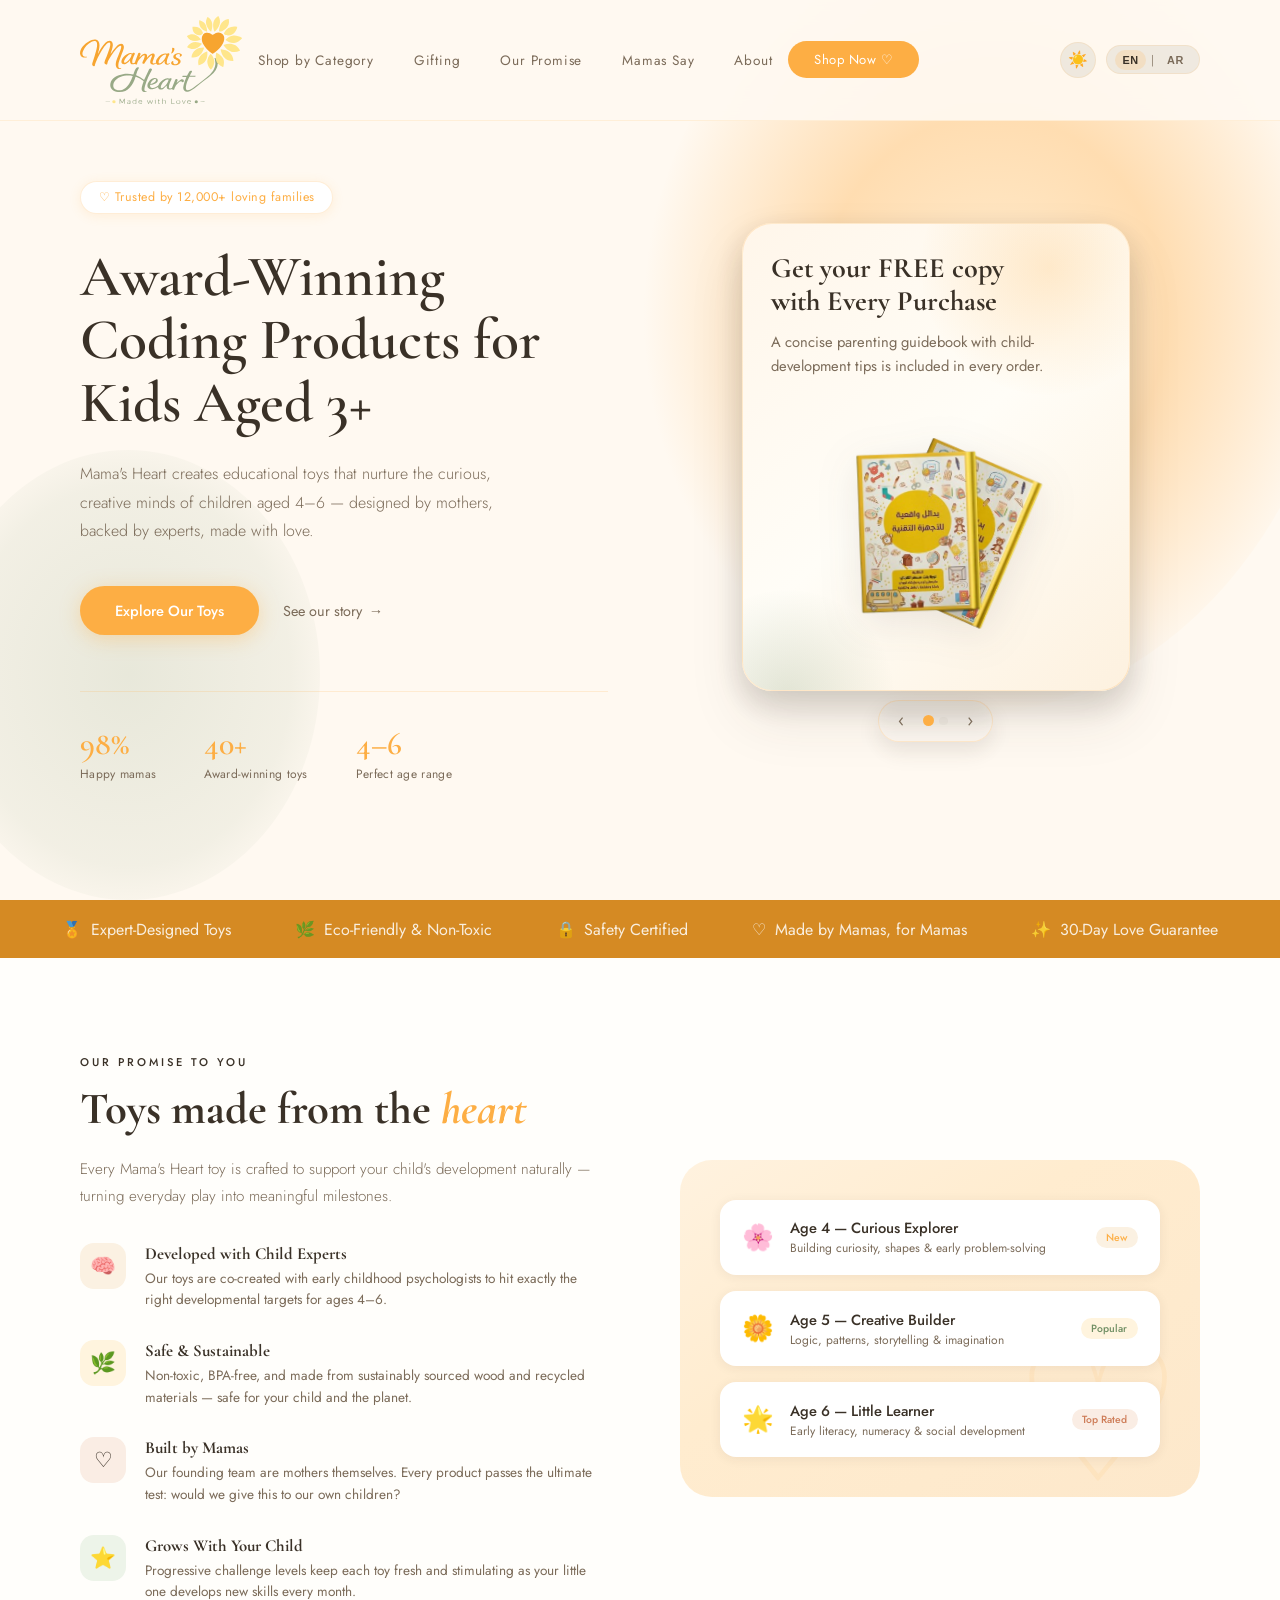
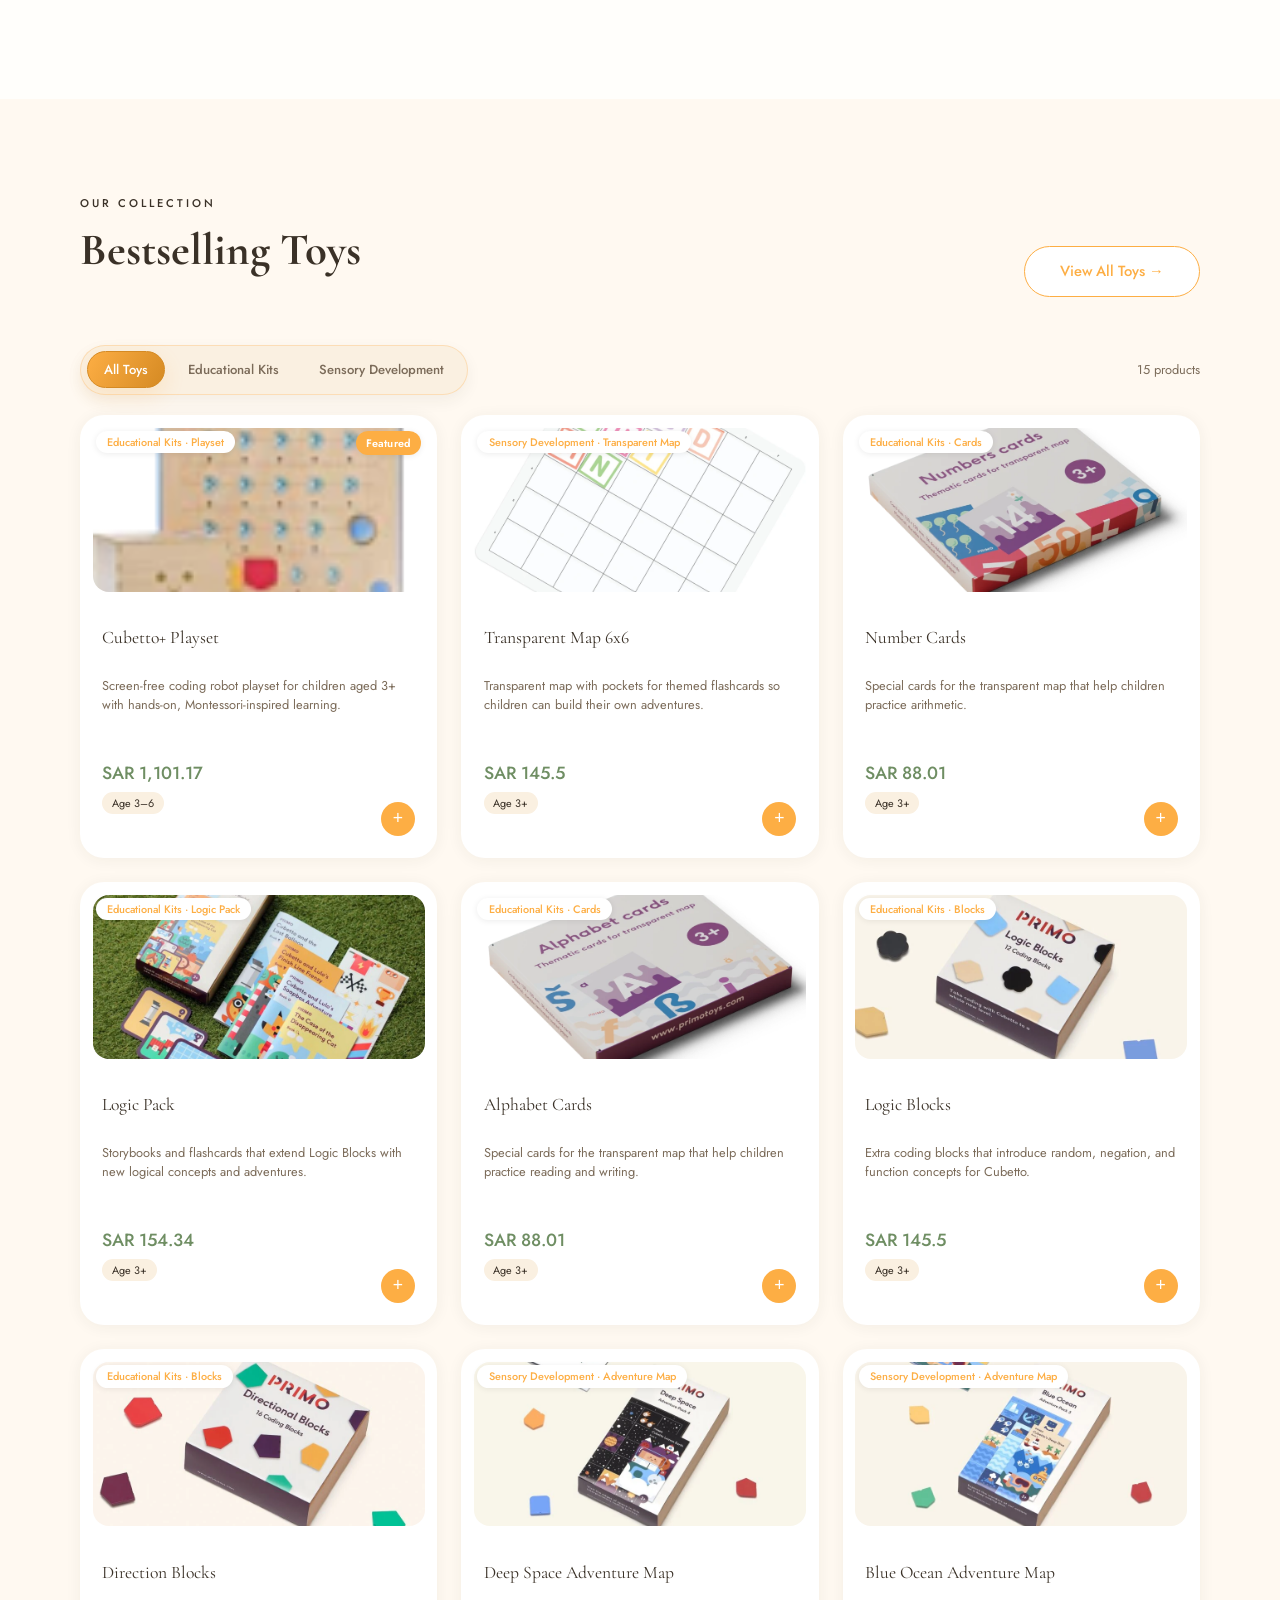
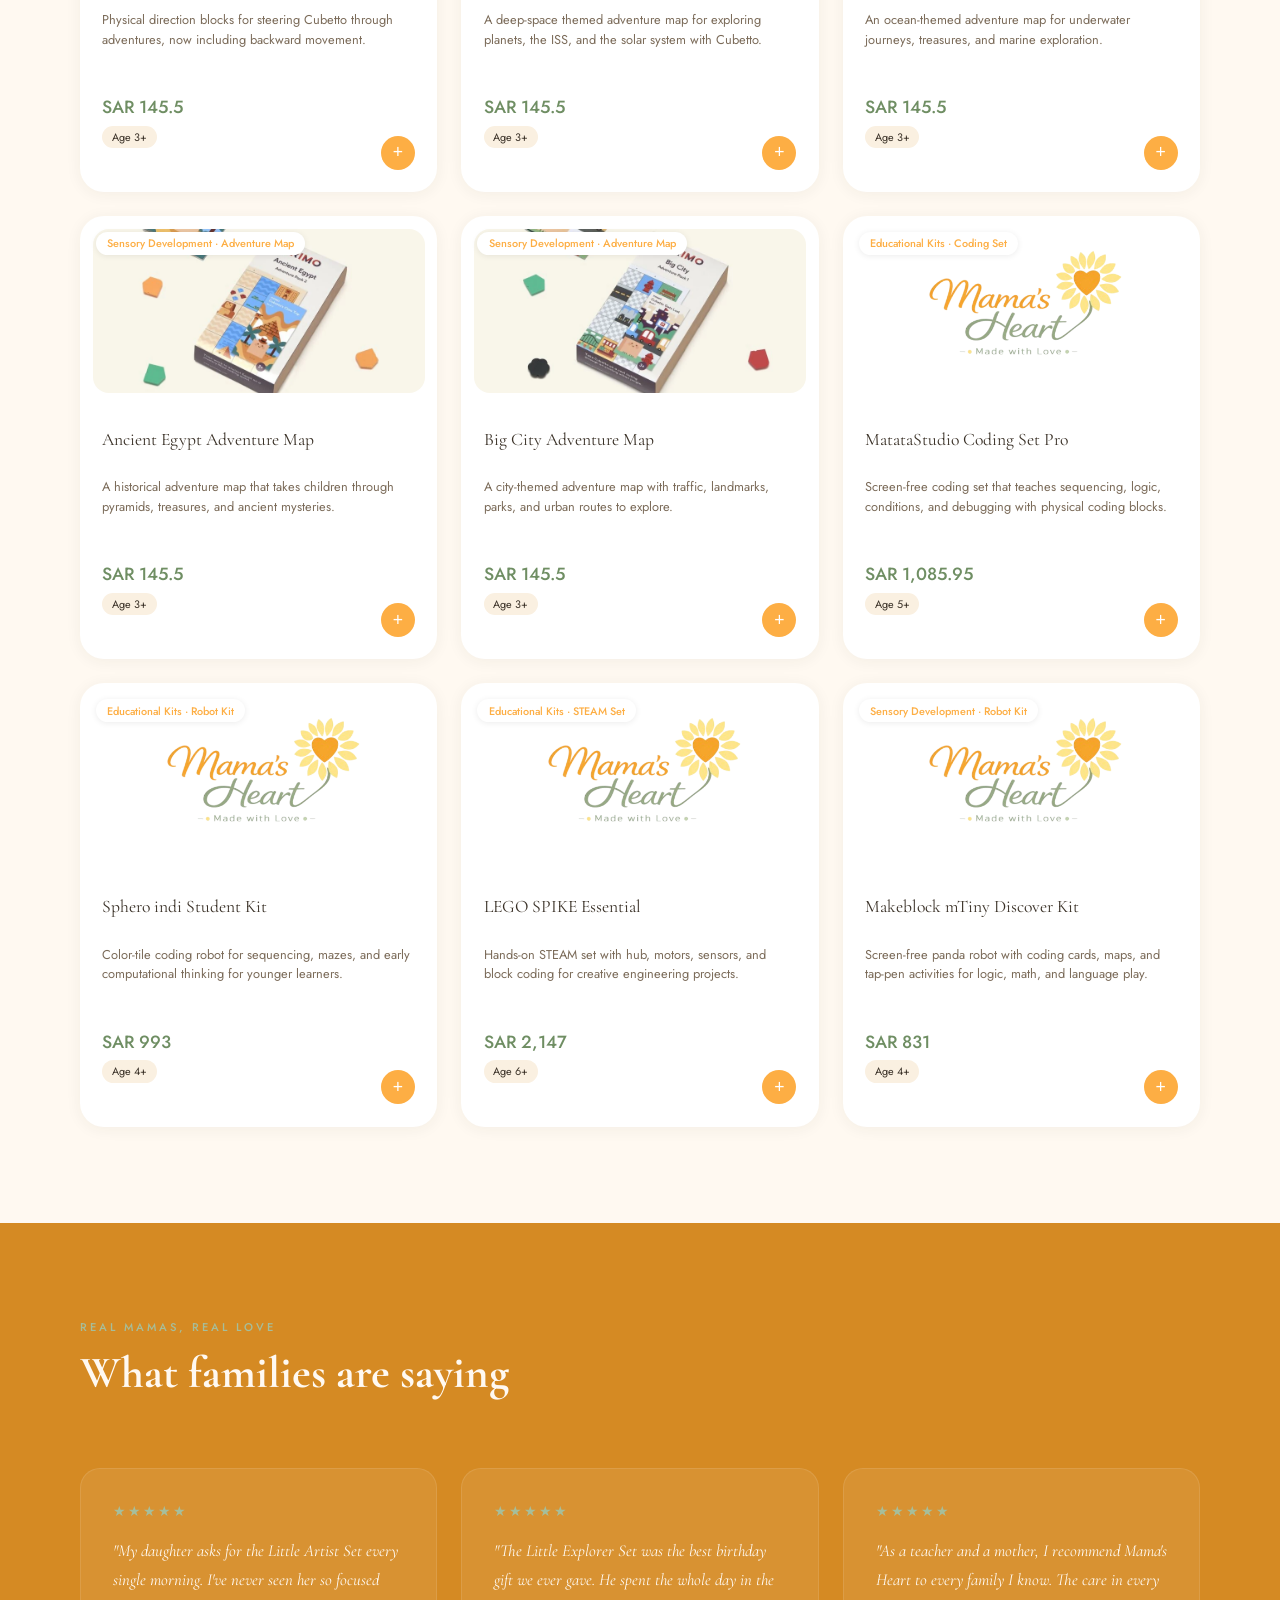
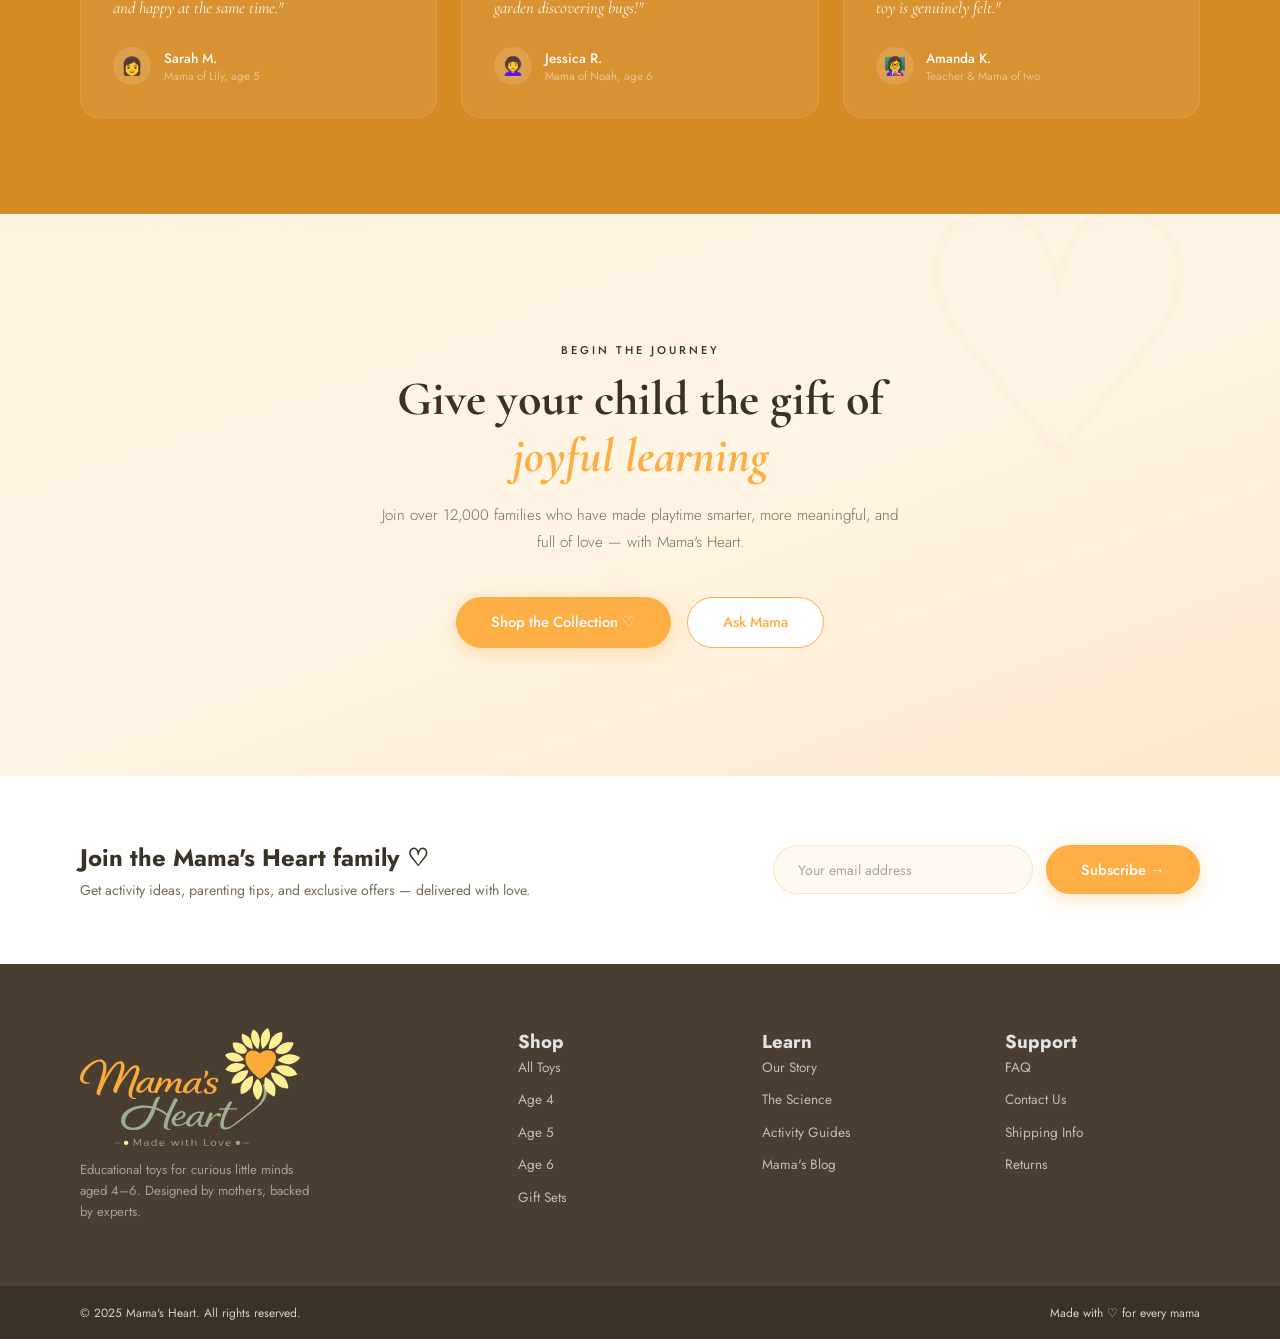
<file: index.html>
<!DOCTYPE html>
<html lang="en">
<head>
<meta charset="UTF-8"/>
<meta name="viewport" content="width=device-width, initial-scale=1.0"/>
<meta id="metaDescription" name="description" content="Mama's Heart creates expert-designed educational toys for children ages 4–6, made with love to support creativity, learning, and joyful development."/>
<meta id="metaOgTitle" property="og:title" content="Mama's Heart — Made with Love"/>
<meta id="metaOgDescription" property="og:description" content="Discover educational toys for ages 4–6 designed by mothers and backed by child development experts."/>
<meta property="og:type" content="website"/>
<meta property="og:url" content="https://mamas-heart-og.github.io/mamas-heart-og/"/>
<meta property="og:image" content="https://mamas-heart-og.github.io/mamas-heart-og/assets/img/og-cover.jpg"/>
<title id="pageTitle">Mama's Heart — Made with Love</title>
<link href="https://fonts.googleapis.com/css2?family=Cairo:wght@400;500;600;700&family=Cormorant+Garamond:ital,wght@0,400;0,600;1,400;1,600&family=Jost:wght@300;400;500&display=swap" rel="stylesheet"/>
<link rel="stylesheet" href="./assets/css/styles.css">
</head>
<body>

<!-- NAV -->
<nav>
  <!-- BRAND LOGO -->
  <div class="logo-svg">
    <div>
      <picture>
        <source srcset="./assets/img/logo/mama-heart-logo.svg" type="image/svg+xml">
        <img class="logo-img" src="./assets/img/logo/mama-heart-logo.png" alt="Mama's Heart logo">
      </picture>
    </div>
  </div>
  <ul class="nav-links">
    <li><a href="#products" data-i18n="nav.shopByCategory">Shop by Category</a></li>
    <li><a href="#heroPromoRotator" data-i18n="nav.gifting">Gifting</a></li>
    <li><a href="#why" data-i18n="nav.ourPromise">Our Promise</a></li>
    <li><a href="#testimonials" data-i18n="nav.mamasSay">Mamas Say</a></li>
    <li><a href="#cta" data-i18n="nav.about">About</a></li>
  </ul>
  <button class="nav-cta" data-i18n="nav.shopNow">Shop Now ♡</button>
  <div class="nav-utilities">
    <button class="dark-mode-toggle" id="darkModeToggle" aria-label="Toggle dark mode">
      <span class="toggle-icon">☀</span>
    </button>
    <div class="language-toggle" id="languageToggle" role="group" aria-label="Language switcher" data-i18n-aria-label="nav.languageSwitcher">
      <button class="language-option is-active" type="button" data-lang="en" aria-pressed="true">EN</button>
      <span aria-hidden="true">|</span>
      <button class="language-option" type="button" data-lang="ar" aria-pressed="false">AR</button>
    </div>
    <button class="hamburger" id="hamburger" aria-label="Open menu" data-i18n-aria-label="nav.openMenu">
      <span></span><span></span><span></span>
    </button>
  </div>
</nav>

<!-- MOBILE MENU -->
<div class="mobile-menu" id="mobileMenu">
  <a href="#products" class="mobile-link" data-i18n="nav.shopByCategory">Shop by Category</a>
  <a href="#heroPromoRotator" class="mobile-link" data-i18n="nav.gifting">Gifting</a>
  <a href="#why"      class="mobile-link" data-i18n="nav.ourPromise">Our Promise</a>
  <a href="#testimonials" class="mobile-link" data-i18n="nav.mamasSay">Mamas Say</a>
  <a href="#cta"      class="mobile-link" data-i18n="nav.about">About</a>
  <button class="btn-primary" data-i18n="nav.shopNow">Shop Now ♡</button>
</div>

<!-- HERO -->
<section class="hero">
  <div class="hero-content">
    <div class="hero-badge" data-i18n="hero.badge">♡ Trusted by 12,000+ loving families</div>
    <h1 data-i18n="hero.title">Award-Winning Coding Products for Kids Aged 3+</h1>
    <p class="hero-sub" data-i18n="hero.subtitle">Mama's Heart creates educational toys that nurture the curious, creative minds of children aged 4–6 — designed by mothers, backed by experts, made with love.</p>
    <div class="hero-actions">
      <button class="btn-primary" data-i18n="hero.actions.explore">Explore Our Toys</button>
      <button class="btn-ghost" data-i18n="hero.actions.story">See our story</button>
    </div>
    <div class="hero-stats">
      <div>
        <div class="stat-num">98%</div>
        <div class="stat-label" data-i18n="hero.stats.happyMamas">Happy mamas</div>
      </div>
      <div>
        <div class="stat-num">40+</div>
        <div class="stat-label" data-i18n="hero.stats.awardWinning">Award-winning toys</div>
      </div>
      <div>
        <div class="stat-num">4–6</div>
        <div class="stat-label" data-i18n="hero.stats.ageRange">Perfect age range</div>
      </div>
    </div>
  </div>

  <div
    id="heroPromoRotator"
    class="hero-visual hero-promo-rotator"
    role="complementary"
    data-i18n-aria-label="hero.promo.ariaLabel"
    aria-label=""
  >
    <article
      id="heroPromoSlideBook"
      class="hero-promo-slide hero-promo-slide--book hero-promo-slide--active"
      data-slide-state="active"
      aria-hidden="false"
    >
      <h2 class="hero-promo-title" data-i18n="hero.bookPromo.title"></h2>
      <p id="heroBookPromoSubtitle" class="hero-promo-subtitle" data-i18n="hero.bookPromo.subtitle"></p>
      <div class="hero-promo-media-group">
        <img
          id="heroBookPromoImage"
          class="hero-promo-image"
          src=""
          alt=""
          data-i18n-alt="hero.bookPromo.imageAlt"
          loading="lazy"
        >
      </div>
    </article>

    <article
      id="heroPromoSlidePackaging"
      class="hero-promo-slide hero-promo-slide--packaging hero-promo-slide--inactive"
      data-slide-state="inactive"
      aria-hidden="true"
    >
      <h2 class="hero-promo-title" data-i18n="hero.packagingPromo.title"></h2>
      <p class="hero-promo-subtitle" data-i18n="hero.packagingPromo.subtitle"></p>
      <div class="hero-promo-media-group">
        <img
          class="hero-promo-image hero-promo-image--packaging"
          src="./images/Packaging4.png"
          alt=""
          data-i18n-alt="hero.packagingPromo.images.primaryAlt"
          loading="lazy"
        >
      </div>
    </article>
  </div>
</section>

<!-- TRUST BAR -->
<div class="trust-bar">
  <div class="trust-item"><span>🏅</span> <span data-i18n="trust.expertDesigned">Expert-Designed Toys</span></div>
  <div class="trust-item"><span>🌿</span> <span data-i18n="trust.ecoFriendly">Eco-Friendly & Non-Toxic</span></div>
  <div class="trust-item"><span>🔒</span> <span data-i18n="trust.safetyCertified">Safety Certified</span></div>
  <div class="trust-item"><span>♡</span> <span data-i18n="trust.madeByMamas">Made by Mamas, for Mamas</span></div>
  <div class="trust-item"><span>✨</span> <span data-i18n="trust.guarantee">30-Day Love Guarantee</span></div>
</div>

<!-- WHY US -->
<section class="why-us" id="why">
  <div>
    <div class="section-tag" data-i18n="why.tag">Our Promise to You</div>
    <h2 class="section-title" data-i18n-html="why.title">Toys made from the <em class="accent-emphasis">heart</em></h2>
    <p class="section-sub" data-i18n="why.subtitle">Every Mama's Heart toy is crafted to support your child's development naturally — turning everyday play into meaningful milestones.</p>
    <div class="why-features">
      <div class="why-feature">
        <div class="why-icon mauve">🧠</div>
        <div>
          <h4 data-i18n="why.features.experts.title">Developed with Child Experts</h4>
          <p data-i18n="why.features.experts.description">Our toys are co-created with early childhood psychologists to hit exactly the right developmental targets for ages 4–6.</p>
        </div>
      </div>
      <div class="why-feature">
        <div class="why-icon gold">🌿</div>
        <div>
          <h4 data-i18n="why.features.safe.title">Safe & Sustainable</h4>
          <p data-i18n="why.features.safe.description">Non-toxic, BPA-free, and made from sustainably sourced wood and recycled materials — safe for your child and the planet.</p>
        </div>
      </div>
      <div class="why-feature">
        <div class="why-icon rose">♡</div>
        <div>
          <h4 data-i18n="why.features.built.title">Built by Mamas</h4>
          <p data-i18n="why.features.built.description">Our founding team are mothers themselves. Every product passes the ultimate test: would we give this to our own children?</p>
        </div>
      </div>
      <div class="why-feature">
        <div class="why-icon sage">⭐</div>
        <div>
          <h4 data-i18n="why.features.grows.title">Grows With Your Child</h4>
          <p data-i18n="why.features.grows.description">Progressive challenge levels keep each toy fresh and stimulating as your little one develops new skills every month.</p>
        </div>
      </div>
    </div>
  </div>
  <div class="why-visual">
    <div class="age-card">
      <div class="age-emoji">🌸</div>
      <div class="age-info">
        <h5 data-i18n="why.ages.age4.title">Age 4 — Curious Explorer</h5>
        <p data-i18n="why.ages.age4.description">Building curiosity, shapes & early problem-solving</p>
      </div>
      <div class="age-badge mauve" data-i18n="why.ages.age4.badge">New</div>
    </div>
    <div class="age-card">
      <div class="age-emoji">🌼</div>
      <div class="age-info">
        <h5 data-i18n="why.ages.age5.title">Age 5 — Creative Builder</h5>
        <p data-i18n="why.ages.age5.description">Logic, patterns, storytelling & imagination</p>
      </div>
      <div class="age-badge gold" data-i18n="why.ages.age5.badge">Popular</div>
    </div>
    <div class="age-card">
      <div class="age-emoji">🌟</div>
      <div class="age-info">
        <h5 data-i18n="why.ages.age6.title">Age 6 — Little Learner</h5>
        <p data-i18n="why.ages.age6.description">Early literacy, numeracy & social development</p>
      </div>
      <div class="age-badge rose" data-i18n="why.ages.age6.badge">Top Rated</div>
    </div>
  </div>
</section>

<!-- PRODUCTS -->
<section class="products" id="products">
  <div class="products-header">
    <div>
      <div class="section-tag" data-i18n="products.sectionTag">Our Collection</div>
      <h2 class="section-title" data-i18n="products.title">Bestselling Toys</h2>
    </div>
    <button class="btn-outline" data-i18n="products.viewAll">View All Toys →</button>
  </div>
  <div class="product-filter-shell">
    <div class="product-filters" id="productFilters" role="tablist" aria-label="Product categories" data-i18n-aria-label="products.categoriesLabel"></div>
    <span class="filter-count" id="filterCount" aria-live="polite"></span>
  </div>
  <!-- PRODUCTS GRID -->
  <div class="products-grid" id="productsGrid" aria-live="polite" aria-busy="true"></div>
</section>

<!-- TESTIMONIALS -->
<section class="testimonials" id="testimonials">
  <div class="t-header">
    <div>
      <div class="section-tag" data-i18n="testimonials.tag">Real Mamas, Real Love</div>
      <h2 class="section-title" data-i18n="testimonials.title">What families are saying</h2>
    </div>
  </div>
  <div class="testimonials-grid">
    <div class="testimonial-card">
      <div class="stars">★★★★★</div>
      <div class="testimonial-text" data-i18n="testimonials.items.sarah.text">"My daughter asks for the Little Artist Set every single morning. I've never seen her so focused and happy at the same time."</div>
      <div class="testimonial-author">
        <div class="author-avatar">👩</div>
        <div><div class="author-name">Sarah M.</div><div class="author-role" data-i18n="testimonials.items.sarah.role">Mama of Lily, age 5</div></div>
      </div>
    </div>
    <div class="testimonial-card">
      <div class="stars">★★★★★</div>
      <div class="testimonial-text" data-i18n="testimonials.items.jessica.text">"The Little Explorer Set was the best birthday gift we ever gave. He spent the whole day in the garden discovering bugs!"</div>
      <div class="testimonial-author">
        <div class="author-avatar">👩‍🦱</div>
        <div><div class="author-name">Jessica R.</div><div class="author-role" data-i18n="testimonials.items.jessica.role">Mama of Noah, age 6</div></div>
      </div>
    </div>
    <div class="testimonial-card">
      <div class="stars">★★★★★</div>
      <div class="testimonial-text" data-i18n="testimonials.items.amanda.text">"As a teacher and a mother, I recommend Mama's Heart to every family I know. The care in every toy is genuinely felt."</div>
      <div class="testimonial-author">
        <div class="author-avatar">👩‍🏫</div>
        <div><div class="author-name">Amanda K.</div><div class="author-role" data-i18n="testimonials.items.amanda.role">Teacher & Mama of two</div></div>
      </div>
    </div>
  </div>
</section>

<!-- CTA -->
<section class="cta-section" id="cta">
  <div class="section-tag" data-i18n="cta.tag">Begin the journey</div>
  <h2 class="section-title" data-i18n-html="cta.title">Give your child the gift of <em class="accent-emphasis">joyful learning</em></h2>
  <p class="section-sub" data-i18n="cta.subtitle">Join over 12,000 families who have made playtime smarter, more meaningful, and full of love — with Mama's Heart.</p>
  <div class="cta-actions">
    <button class="btn-primary" data-i18n="cta.actions.shop">Shop the Collection ♡</button>
    <button class="btn-outline" id="askMamaButton" data-i18n="cta.actions.askMama">Ask Mama</button>
  </div>
</section>

<div class="chat-modal-overlay" id="chatModalOverlay" hidden>
  <div
    class="chat-modal"
    id="chatModal"
    role="dialog"
    aria-modal="true"
    aria-hidden="true"
    aria-labelledby="chatModalTitle"
  >
    <header class="chat-modal-header">
      <h3 class="chat-modal-title" id="chatModalTitle" data-i18n="chat.title">Ask Mama</h3>
      <button
        type="button"
        class="chat-modal-close"
        id="chatModalClose"
        aria-label="Close chat"
        data-i18n-aria-label="chat.closeAriaLabel"
      >
        ×
      </button>
    </header>
    <div
      class="chat-modal-messages"
      id="chatModalMessages"
      aria-live="polite"
      aria-label="Chat conversation"
      data-i18n-aria-label="chat.threadAriaLabel"
    >
      <article class="chat-message chat-message--assistant">
        <p data-i18n="chat.welcomeText">Hi mama ♡ Tell me your child’s age and interests, and I’ll help you choose a toy.</p>
      </article>
    </div>
    <form class="chat-modal-form" id="chatModalForm">
      <label class="sr-only" for="chatModalInput" data-i18n="chat.inputLabel">Type your message</label>
      <input
        type="text"
        id="chatModalInput"
        data-i18n-placeholder="chat.placeholder"
        placeholder="Ask Mama anything…"
        autocomplete="off"
        aria-label="Chat message input"
        data-i18n-aria-label="chat.inputAriaLabel"
      >
      <button
        type="submit"
        class="btn-primary chat-modal-send"
        data-i18n="chat.send"
        aria-label="Send message"
        data-i18n-aria-label="chat.sendAriaLabel"
      >Send</button>
    </form>
  </div>
</div>

<!-- NEWSLETTER -->
<div class="newsletter">
  <div>
    <h2 data-i18n="newsletter.title">Join the Mama's Heart family ♡</h2>
    <p data-i18n="newsletter.subtitle">Get activity ideas, parenting tips, and exclusive offers — delivered with love.</p>
  </div>
  <div class="newsletter-form">
    <input type="email" placeholder="Your email address" data-i18n-placeholder="newsletter.emailPlaceholder"/>
    <button class="btn-primary newsletter-subscribe" data-i18n="newsletter.subscribe">Subscribe →</button>
  </div>
</div>

<!-- FOOTER -->
<footer>
  <div class="footer-brand">
    <picture>
          <source srcset="./assets/img/logo/mama-heart-logo.svg" type="image/svg+xml">
          <img class="logo-img logo-img-footer" src="./assets/img/logo/mama-heart-logo.png" alt="Mama's Heart logo">
        </picture>
    <p data-i18n="footer.description">Educational toys for curious little minds aged 4–6. Designed by mothers, backed by experts.</p>
  </div>
  <div class="footer-col">
    <h3 data-i18n="footer.shop.title">Shop</h3>
    <ul>
      <li><a href="#products" data-i18n="footer.shop.allToys">All Toys</a></li>
      <li><a href="#products" data-i18n="footer.shop.age4">Age 4</a></li>
      <li><a href="#products" data-i18n="footer.shop.age5">Age 5</a></li>
      <li><a href="#products" data-i18n="footer.shop.age6">Age 6</a></li>
      <li><a href="#products" data-i18n="footer.shop.giftSets">Gift Sets</a></li>
    </ul>
  </div>
  <div class="footer-col">
    <h3 data-i18n="footer.learn.title">Learn</h3>
    <ul>
      <li><a href="#cta" data-i18n="footer.learn.ourStory">Our Story</a></li>
      <li><a href="#why" data-i18n="footer.learn.theScience">The Science</a></li>
      <li><a href="#cta" data-i18n="footer.learn.activityGuides">Activity Guides</a></li>
      <li><a href="#testimonials" data-i18n="footer.learn.blog">Mama's Blog</a></li>
    </ul>
  </div>
  <div class="footer-col">
    <h3 data-i18n="footer.support.title">Support</h3>
    <ul>
      <li><a href="#cta" data-i18n="footer.support.faq">FAQ</a></li>
      <li><a href="#cta" data-i18n="footer.support.contact">Contact Us</a></li>
      <li><a href="#cta" data-i18n="footer.support.shipping">Shipping Info</a></li>
      <li><a href="#cta" data-i18n="footer.support.returns">Returns</a></li>
    </ul>
  </div>
</footer>
<div class="footer-bottom">
  <p data-i18n="footer.bottom.rights">© 2025 Mama's Heart. All rights reserved.</p>
  <p class="footer-hearts" data-i18n="footer.bottom.madeWithLove">Made with ♡ for every mama</p>
</div>


  <script src="./assets/js/main.js" defer></script>
</body>
</html>
</file>
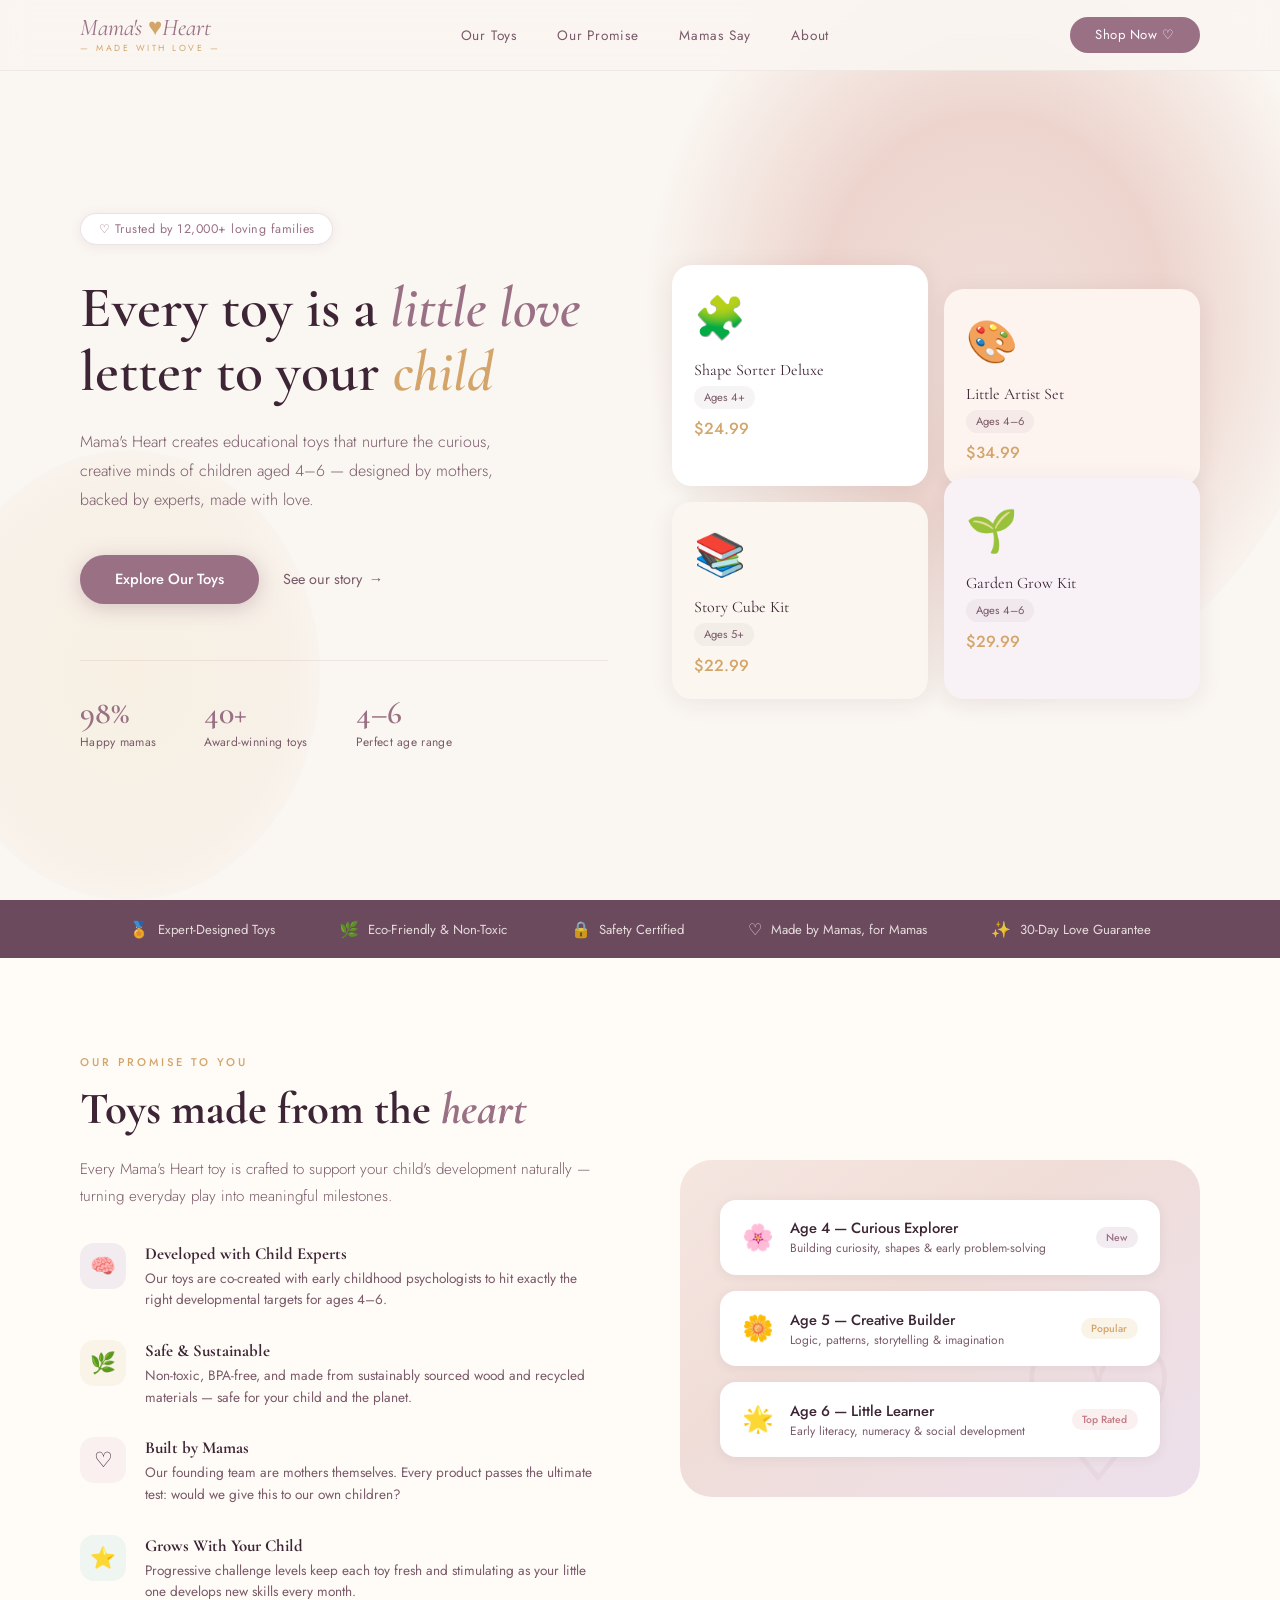
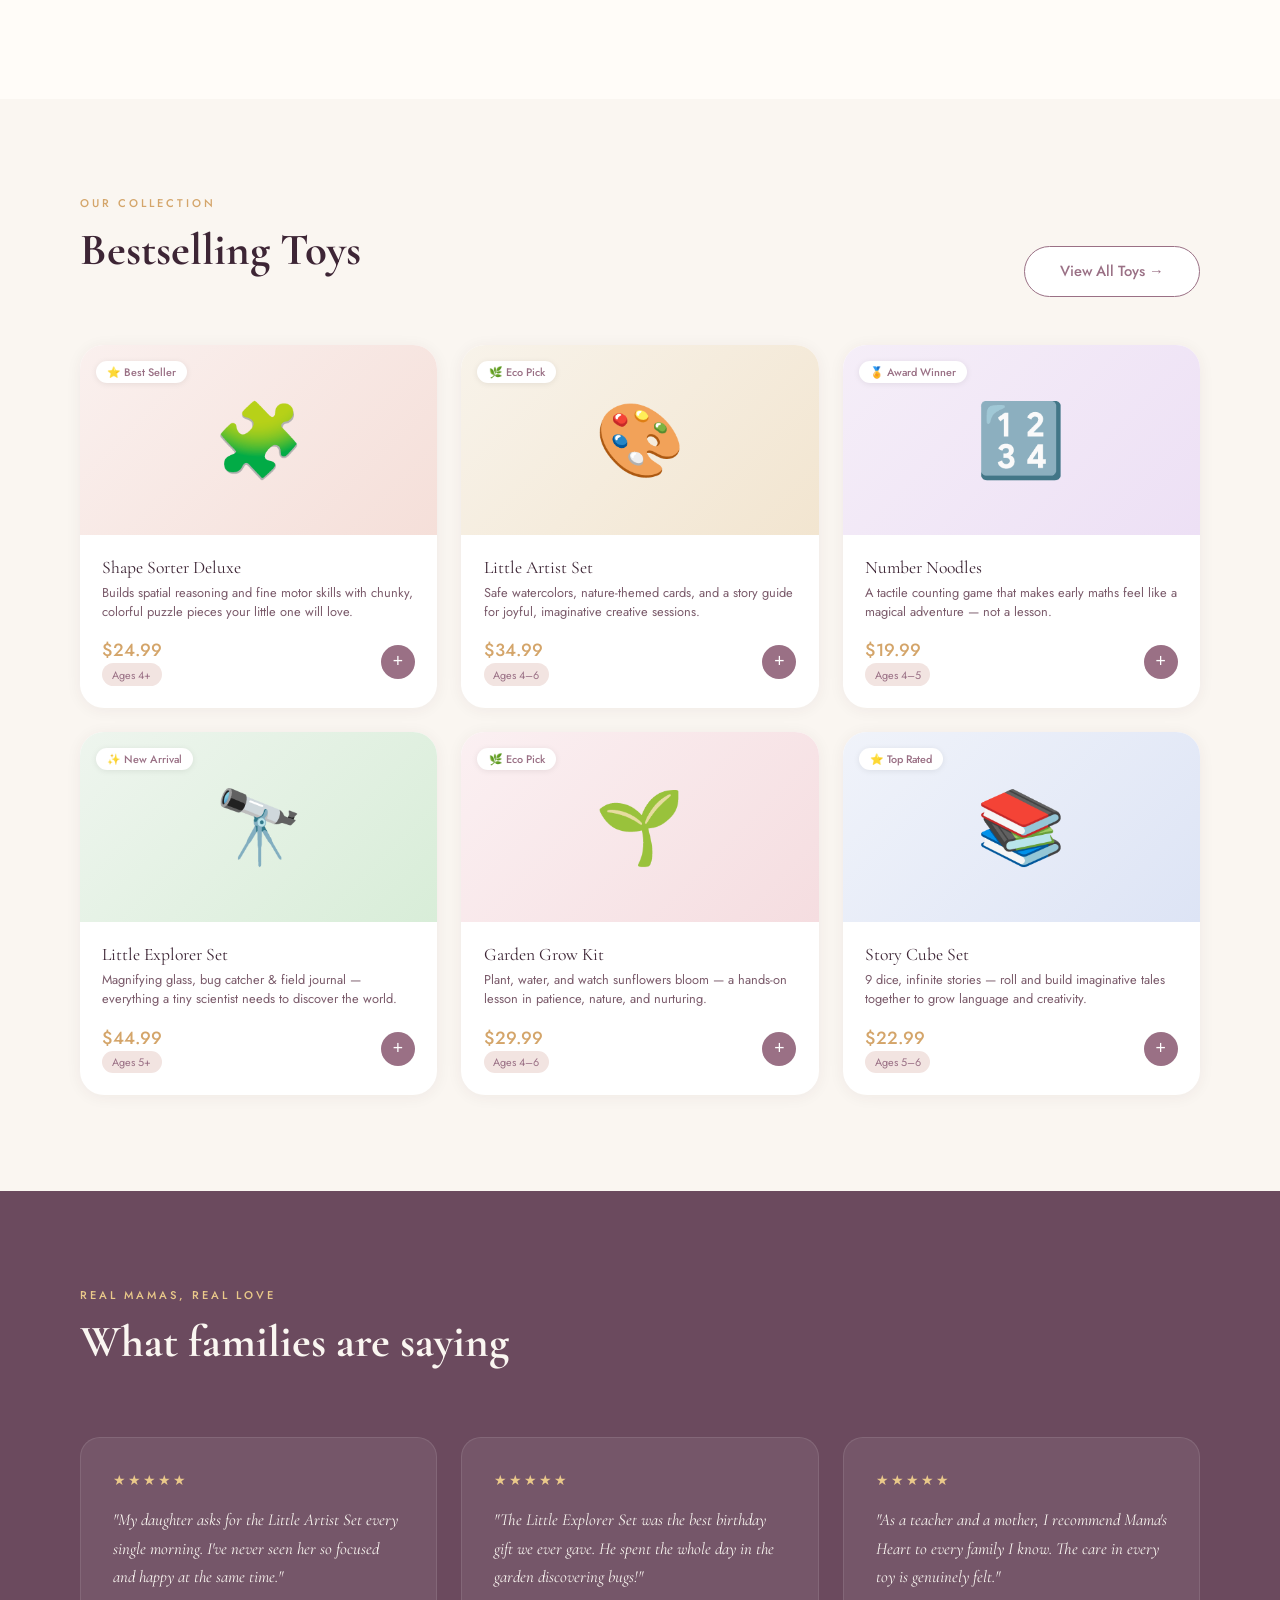
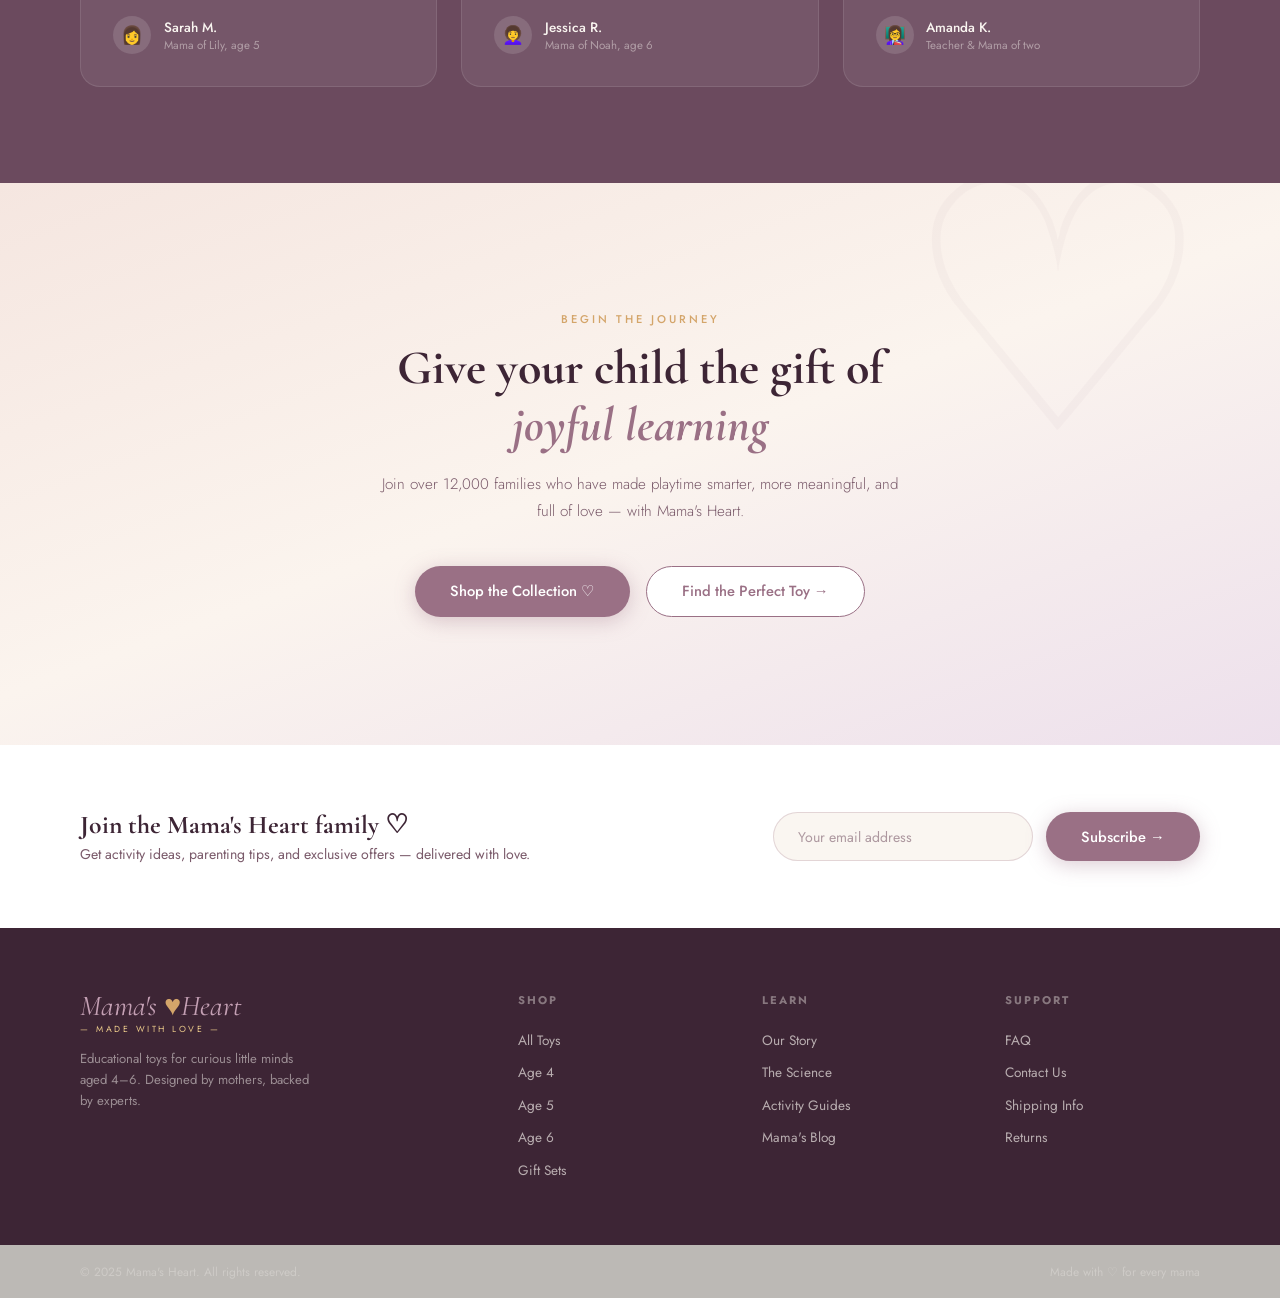
<file: reference.html>
<!DOCTYPE html>
<html lang="en">
<head>
<meta charset="UTF-8"/>
<meta name="viewport" content="width=device-width, initial-scale=1.0"/>
<title>Mama's Heart — Made with Love</title>
<link href="https://fonts.googleapis.com/css2?family=Cormorant+Garamond:ital,wght@0,400;0,600;1,400;1,600&family=Jost:wght@300;400;500&display=swap" rel="stylesheet"/>
<style>
  :root {
    --cream:       #FAF6F1;
    --warm-white:  #FFFCF8;
    --blush:       #F2E4E1;
    --mauve:       #9A7085;
    --mauve-dark:  #6B4A5E;
    --mauve-light: #C4A0B4;
    --gold:        #D4A56A;
    --gold-light:  #EAC98A;
    --rose:        #C47A85;
    --text:        #3D2535;
    --text-light:  #7A5A6A;
  }

  * { margin:0; padding:0; box-sizing:border-box; }
  html { scroll-behavior:smooth; }

  body {
    font-family: 'Jost', sans-serif;
    background: var(--cream);
    color: var(--text);
    overflow-x: hidden;
  }

  /* ── LOGO SVG inline ── */
  .logo-svg {
    display: inline-flex;
    align-items: center;
    gap: 0.5rem;
  }
  .logo-text-main {
    font-family: 'Cormorant Garamond', serif;
    font-style: italic;
    font-size: 1.5rem;
    color: var(--mauve);
    line-height: 1;
  }
  .logo-text-main .heart-accent { color: var(--gold); }
  .logo-tagline {
    font-size: 0.55rem;
    letter-spacing: 2.5px;
    text-transform: uppercase;
    color: var(--gold);
    display: block;
    margin-top: 0.1rem;
  }

  /* ── NAV ── */
  nav {
    position: fixed; top:0; left:0; right:0; z-index:100;
    display: flex; align-items: center; justify-content: space-between;
    padding: 1rem 5rem;
    background: rgba(250,246,241,0.9);
    backdrop-filter: blur(14px);
    border-bottom: 1px solid rgba(154,112,133,0.1);
  }
  .nav-links { display:flex; gap:2.5rem; list-style:none; }
  .nav-links a {
    text-decoration:none; color:var(--text-light);
    font-size:0.85rem; font-weight:400; letter-spacing:0.8px;
    transition:color 0.2s;
  }
  .nav-links a:hover { color:var(--mauve); }
  .nav-cta {
    background: var(--mauve); color:white;
    border:none; padding:0.55rem 1.6rem;
    border-radius:50px; font-family:'Jost',sans-serif;
    font-size:0.82rem; letter-spacing:0.5px; cursor:pointer;
    transition: background 0.2s, transform 0.15s;
  }
  .nav-cta:hover { background:var(--mauve-dark); transform:translateY(-1px); }

  /* ── HERO ── */
  .hero {
    min-height: 100vh;
    display: grid;
    grid-template-columns: 1fr 1fr;
    align-items: center;
    padding: 8rem 5rem 4rem;
    position: relative;
    overflow: hidden;
    gap: 4rem;
  }

  /* Soft background shapes */
  .hero::before {
    content:'';
    position:absolute; top:-10%; right:-5%;
    width:55vw; height:90vh;
    background: radial-gradient(ellipse at center, #F0DDD8 0%, #EDD5CE 35%, transparent 70%);
    border-radius: 55% 45% 60% 40%;
    animation: drift 10s ease-in-out infinite;
    z-index:0;
  }
  .hero::after {
    content:'';
    position:absolute; bottom:0; left:-5%;
    width:30vw; height:50vh;
    background: radial-gradient(ellipse, #EAC98A22 0%, #D4A56A11 60%, transparent 80%);
    border-radius: 50%;
    z-index:0;
  }
  @keyframes drift {
    0%,100% { transform: translateY(0) rotate(0deg); }
    50% { transform: translateY(-18px) rotate(2deg); }
  }

  .hero-content { position:relative; z-index:1; }

  .hero-badge {
    display:inline-flex; align-items:center; gap:0.5rem;
    background:white; color:var(--mauve);
    padding:0.4rem 1.1rem; border-radius:50px;
    font-size:0.78rem; letter-spacing:0.5px;
    border: 1px solid rgba(154,112,133,0.2);
    margin-bottom:2rem;
    box-shadow: 0 2px 12px rgba(154,112,133,0.1);
    animation: fadeUp 0.6s ease both;
  }

  h1 {
    font-family:'Cormorant Garamond', serif;
    font-size: clamp(2.8rem, 4.5vw, 4rem);
    font-weight:600; line-height:1.1;
    color:var(--text);
    margin-bottom:1.5rem;
    animation: fadeUp 0.6s 0.1s ease both;
  }
  h1 em { font-style:italic; color:var(--mauve); }
  h1 .gold { color:var(--gold); font-style:italic; }

  .hero-sub {
    font-size:1rem; color:var(--text-light);
    line-height:1.8; max-width:440px;
    margin-bottom:2.5rem; font-weight:300;
    animation: fadeUp 0.6s 0.2s ease both;
  }

  .hero-actions {
    display:flex; align-items:center; gap:1.5rem;
    animation: fadeUp 0.6s 0.3s ease both;
  }
  .btn-primary {
    background:var(--mauve); color:white;
    border:none; padding:0.85rem 2.2rem;
    border-radius:50px; font-family:'Jost',sans-serif;
    font-size:0.92rem; font-weight:500; cursor:pointer;
    transition:all 0.2s;
    box-shadow:0 4px 20px rgba(154,112,133,0.35);
  }
  .btn-primary:hover { background:var(--mauve-dark); transform:translateY(-2px); box-shadow:0 8px 28px rgba(107,74,94,0.3); }
  .btn-ghost {
    background:none; border:none;
    color:var(--text-light); font-family:'Jost',sans-serif;
    font-size:0.9rem; cursor:pointer;
    display:flex; align-items:center; gap:0.4rem;
    transition:color 0.2s;
  }
  .btn-ghost:hover { color:var(--mauve); }
  .btn-ghost::after { content:'→'; transition:transform 0.2s; }
  .btn-ghost:hover::after { transform:translateX(4px); }

  .hero-stats {
    display:flex; gap:3rem; margin-top:3.5rem;
    animation: fadeUp 0.6s 0.4s ease both;
    padding-top:2rem;
    border-top:1px solid rgba(154,112,133,0.12);
  }
  .stat-num {
    font-family:'Cormorant Garamond', serif;
    font-size:2rem; color:var(--mauve); font-weight:600;
  }
  .stat-label { font-size:0.75rem; color:var(--text-light); margin-top:0.1rem; letter-spacing:0.3px; }

  /* Hero right — floating cards */
  .hero-visual {
    position:relative; z-index:1;
    display:grid;
    grid-template-columns:1fr 1fr;
    gap:1rem;
    animation: fadeUp 0.6s 0.15s ease both;
  }
  .toy-card {
    background:white; border-radius:20px;
    padding:1.4rem;
    box-shadow:0 4px 24px rgba(61,37,53,0.08);
    transition:transform 0.3s, box-shadow 0.3s;
    cursor:pointer;
  }
  .toy-card:hover { transform:translateY(-6px); box-shadow:0 12px 36px rgba(61,37,53,0.14); }
  .toy-card:nth-child(2) { margin-top:1.5rem; background:#FDF4F0; }
  .toy-card:nth-child(3) { background:#FBF7F0; }
  .toy-card:nth-child(4) { margin-top:-1.5rem; background:#F8F2F6; }
  .toy-icon { font-size:2.6rem; margin-bottom:0.7rem; }
  .toy-card-name {
    font-family:'Cormorant Garamond',serif;
    font-size:1rem; color:var(--text); margin-bottom:0.3rem;
  }
  .toy-card-age {
    font-size:0.7rem; color:var(--text-light);
    background:rgba(154,112,133,0.08);
    display:inline-block; padding:0.2rem 0.6rem; border-radius:50px;
  }
  .toy-card-price { font-size:1rem; font-weight:500; color:var(--gold); margin-top:0.5rem; }

  @keyframes fadeUp {
    from { opacity:0; transform:translateY(22px); }
    to   { opacity:1; transform:translateY(0); }
  }

  /* ── TRUST BAR ── */
  .trust-bar {
    background:var(--mauve-dark);
    padding:1.1rem 5rem;
    display:flex; align-items:center; justify-content:center; gap:4rem;
  }
  .trust-item {
    display:flex; align-items:center; gap:0.55rem;
    color:rgba(250,246,241,0.85); font-size:0.82rem; white-space:nowrap;
  }
  .trust-item span { font-size:1rem; }

  /* ── SHARED SECTION ── */
  section { padding:6rem 5rem; }
  .section-tag {
    font-size:0.7rem; font-weight:500; letter-spacing:3px;
    text-transform:uppercase; color:var(--gold);
    margin-bottom:0.8rem;
  }
  .section-title {
    font-family:'Cormorant Garamond',serif;
    font-size:clamp(2rem,3.5vw,2.8rem);
    color:var(--text); line-height:1.2;
    margin-bottom:1.2rem;
  }
  .section-sub {
    font-size:0.95rem; color:var(--text-light);
    line-height:1.8; max-width:520px; font-weight:300;
  }

  /* ── WHY US ── */
  .why-us {
    display:grid; grid-template-columns:1fr 1fr;
    gap:5rem; align-items:center;
    background:var(--warm-white);
  }
  .why-features { display:flex; flex-direction:column; gap:1.8rem; margin-top:2rem; }
  .why-feature { display:flex; gap:1.2rem; align-items:flex-start; }
  .why-icon {
    width:46px; height:46px; border-radius:14px;
    display:flex; align-items:center; justify-content:center;
    font-size:1.3rem; flex-shrink:0;
  }
  .why-icon.mauve { background:#F2ECF0; }
  .why-icon.gold  { background:#FAF3E8; }
  .why-icon.rose  { background:#FAF0F0; }
  .why-icon.sage  { background:#EFF5F0; }
  .why-feature h4 {
    font-family:'Cormorant Garamond',serif;
    font-size:1.05rem; margin-bottom:0.25rem; color:var(--text);
  }
  .why-feature p { font-size:0.85rem; color:var(--text-light); line-height:1.6; }

  .why-visual {
    background:linear-gradient(145deg, #F5E6E0 0%, #F0DDD8 40%, #EDE0EC 100%);
    border-radius:32px; padding:2.5rem;
    display:flex; flex-direction:column; gap:1rem;
    position:relative; overflow:hidden;
  }
  .why-visual::before {
    content:'♡';
    position:absolute; bottom:-1rem; right:1rem;
    font-size:12rem; color:rgba(154,112,133,0.07);
    font-family:serif; line-height:1;
  }
  .age-card {
    background:white; border-radius:16px;
    padding:1.1rem 1.4rem;
    display:flex; align-items:center; gap:1rem;
    box-shadow:0 2px 12px rgba(61,37,53,0.07);
    transition:transform 0.2s;
  }
  .age-card:hover { transform:translateX(6px); }
  .age-emoji { font-size:1.6rem; }
  .age-info h5 { font-size:0.92rem; font-weight:500; color:var(--text); }
  .age-info p { font-size:0.75rem; color:var(--text-light); }
  .age-badge {
    margin-left:auto; font-size:0.65rem; padding:0.2rem 0.65rem;
    border-radius:50px; font-weight:500;
  }
  .age-badge.mauve { background:#F2ECF0; color:var(--mauve); }
  .age-badge.gold  { background:#FAF3E8; color:var(--gold); }
  .age-badge.rose  { background:#FAF0F0; color:var(--rose); }

  /* ── PRODUCTS ── */
  .products { background:var(--cream); }
  .products-header {
    display:flex; justify-content:space-between; align-items:flex-end;
    margin-bottom:3rem;
  }
  .products-grid {
    display:grid; grid-template-columns:repeat(3,1fr); gap:1.5rem;
  }
  .product-card {
    background:white; border-radius:24px;
    overflow:hidden;
    box-shadow:0 2px 16px rgba(61,37,53,0.06);
    transition:transform 0.3s, box-shadow 0.3s;
    cursor:pointer;
  }
  .product-card:hover { transform:translateY(-8px); box-shadow:0 16px 40px rgba(61,37,53,0.13); }
  .product-img {
    height:190px;
    display:flex; align-items:center; justify-content:center;
    font-size:4.5rem; position:relative;
  }
  .p1 { background:linear-gradient(135deg,#FAF0EE,#F5DFD9); }
  .p2 { background:linear-gradient(135deg,#F8F3EA,#F2E5D0); }
  .p3 { background:linear-gradient(135deg,#F5EEF8,#EDE0F5); }
  .p4 { background:linear-gradient(135deg,#EEF5EE,#D8EDD8); }
  .p5 { background:linear-gradient(135deg,#FBF0F2,#F5DDE0); }
  .p6 { background:linear-gradient(135deg,#F0F3FA,#DDE4F5); }
  .product-tag {
    position:absolute; top:1rem; left:1rem;
    background:white; font-size:0.68rem; font-weight:500;
    padding:0.2rem 0.7rem; border-radius:50px; color:var(--mauve);
    box-shadow:0 1px 6px rgba(0,0,0,0.08);
  }
  .product-body { padding:1.4rem; }
  .product-name {
    font-family:'Cormorant Garamond',serif;
    font-size:1.1rem; margin-bottom:0.3rem; color:var(--text);
  }
  .product-desc { font-size:0.8rem; color:var(--text-light); line-height:1.5; margin-bottom:1rem; }
  .product-footer { display:flex; align-items:center; justify-content:space-between; }
  .product-price { font-size:1.1rem; font-weight:500; color:var(--gold); }
  .product-age-tag {
    font-size:0.68rem; background:var(--blush);
    padding:0.2rem 0.6rem; border-radius:50px; color:var(--mauve);
  }
  .add-btn {
    width:34px; height:34px; border-radius:50%;
    background:var(--mauve); color:white; border:none;
    font-size:1.1rem; cursor:pointer;
    display:flex; align-items:center; justify-content:center;
    transition:all 0.2s;
  }
  .add-btn:hover { background:var(--mauve-dark); transform:scale(1.1); }

  /* ── TESTIMONIALS ── */
  .testimonials { background:var(--mauve-dark); }
  .testimonials .section-title { color:var(--cream); }
  .testimonials .section-tag { color:var(--gold-light); }
  .testimonials .section-sub { color:rgba(250,246,241,0.6); }
  .t-header { display:flex; justify-content:space-between; align-items:flex-end; margin-bottom:3rem; }
  .testimonials-grid {
    display:grid; grid-template-columns:repeat(3,1fr); gap:1.5rem;
  }
  .testimonial-card {
    background:rgba(255,255,255,0.07);
    border:1px solid rgba(255,255,255,0.1);
    border-radius:20px; padding:2rem;
    transition:background 0.2s;
  }
  .testimonial-card:hover { background:rgba(255,255,255,0.12); }
  .stars { color:var(--gold-light); font-size:0.85rem; margin-bottom:1rem; letter-spacing:2px; }
  .testimonial-text {
    font-family:'Cormorant Garamond',serif;
    font-style:italic; font-size:1.05rem; line-height:1.7;
    color:var(--cream); margin-bottom:1.5rem;
  }
  .testimonial-author { display:flex; align-items:center; gap:0.8rem; }
  .author-avatar {
    width:38px; height:38px; border-radius:50%;
    display:flex; align-items:center; justify-content:center;
    font-size:1.1rem; background:rgba(255,255,255,0.13);
  }
  .author-name { font-size:0.85rem; font-weight:500; color:var(--cream); }
  .author-role { font-size:0.72rem; color:rgba(250,246,241,0.45); }

  /* ── CTA ── */
  .cta-section {
    text-align:center;
    background:linear-gradient(160deg, #F5E6E0 0%, #FBF4EE 50%, #EDE0EC 100%);
    padding:8rem 5rem;
    position:relative; overflow:hidden;
  }
  .cta-section::before {
    content:'♡';
    position:absolute; top:-3rem; right:4rem;
    font-size:22rem; opacity:0.04; color:var(--mauve);
    font-family:serif; line-height:1;
  }
  .cta-section .section-title { font-size:clamp(2rem,4vw,3rem); max-width:580px; margin:0 auto 1rem; }
  .cta-section .section-sub { margin:0 auto 2.5rem; text-align:center; }
  .cta-actions { display:flex; justify-content:center; gap:1rem; flex-wrap:wrap; }
  .btn-outline {
    background:white; color:var(--mauve);
    border:1.5px solid var(--mauve); padding:0.85rem 2.2rem;
    border-radius:50px; font-family:'Jost',sans-serif;
    font-size:0.92rem; font-weight:500; cursor:pointer;
    transition:all 0.2s;
  }
  .btn-outline:hover { background:var(--mauve); color:white; }

  /* ── NEWSLETTER ── */
  .newsletter {
    background:white;
    display:flex; align-items:center; justify-content:space-between;
    gap:3rem; padding:4rem 5rem;
  }
  .newsletter h3 {
    font-family:'Cormorant Garamond',serif;
    font-size:1.6rem; color:var(--text);
  }
  .newsletter p { font-size:0.88rem; color:var(--text-light); margin-top:0.3rem; }
  .newsletter-form { display:flex; gap:0.8rem; flex-shrink:0; }
  .newsletter-form input {
    border:1.5px solid rgba(154,112,133,0.25); border-radius:50px;
    padding:0.75rem 1.5rem; font-family:'Jost',sans-serif;
    font-size:0.88rem; color:var(--text); outline:none;
    width:260px; background:var(--cream);
    transition:border-color 0.2s;
  }
  .newsletter-form input:focus { border-color:var(--mauve); }
  .newsletter-form input::placeholder { color:var(--text-light); opacity:0.6; }

  /* ── FOOTER ── */
  footer {
    background:var(--text);
    color:var(--cream);
    padding:4rem 5rem;
    display:grid; grid-template-columns:2fr 1fr 1fr 1fr; gap:3rem;
  }
  .footer-brand .logo-text-main { font-size:1.8rem; color:var(--mauve-light); }
  .footer-brand .logo-tagline { color:var(--gold-light); }
  .footer-brand p { font-size:0.82rem; color:rgba(250,246,241,0.5); margin-top:0.8rem; line-height:1.6; max-width:240px; }
  .footer-col h5 { font-size:0.7rem; letter-spacing:2px; text-transform:uppercase; margin-bottom:1.2rem; color:rgba(250,246,241,0.4); }
  .footer-col ul { list-style:none; display:flex; flex-direction:column; gap:0.6rem; }
  .footer-col ul li a { text-decoration:none; color:rgba(250,246,241,0.65); font-size:0.85rem; transition:color 0.2s; }
  .footer-col ul li a:hover { color:var(--gold-light); }
  .footer-bottom {
    background:rgba(0,0,0,0.25);
    padding:1.1rem 5rem;
    display:flex; justify-content:space-between; align-items:center;
  }
  .footer-bottom p { font-size:0.75rem; color:rgba(250,246,241,0.3); }
  .footer-hearts { color:var(--rose); font-size:0.9rem; }

  /* ── HAMBURGER ── */
  .hamburger {
    display:none; flex-direction:column; gap:5px;
    cursor:pointer; padding:4px; background:none; border:none;
  }
  .hamburger span {
    display:block; width:24px; height:2px;
    background:var(--mauve); border-radius:2px;
    transition:all 0.3s;
  }
  .hamburger.open span:nth-child(1) { transform:translateY(7px) rotate(45deg); }
  .hamburger.open span:nth-child(2) { opacity:0; }
  .hamburger.open span:nth-child(3) { transform:translateY(-7px) rotate(-45deg); }

  /* ── MOBILE MENU OVERLAY ── */
  .mobile-menu {
    display:none;
    position:fixed; top:0; left:0; right:0; bottom:0;
    background:var(--warm-white);
    z-index:99;
    flex-direction:column;
    align-items:center; justify-content:center;
    gap:2.5rem;
  }
  .mobile-menu.open { display:flex; }
  .mobile-menu a {
    font-family:'Cormorant Garamond',serif;
    font-size:2rem; font-style:italic;
    color:var(--mauve); text-decoration:none;
    transition:color 0.2s;
  }
  .mobile-menu a:hover { color:var(--gold); }
  .mobile-menu .btn-primary { font-size:1rem; padding:0.9rem 2.5rem; }

  /* ══════════════════════════════════════
     TABLET  (≤ 1024px)
  ══════════════════════════════════════ */
  @media (max-width:1024px) {
    nav { padding:1rem 2.5rem; }

    .hero { grid-template-columns:1fr; padding:7rem 2.5rem 4rem; gap:3rem; }
    .hero::before { width:80vw; height:60vh; top:-5%; right:-10%; }
    .hero-visual { grid-template-columns:1fr 1fr; max-width:500px; margin:0 auto; }

    .why-us { grid-template-columns:1fr; gap:3rem; padding:5rem 2.5rem; }
    .why-visual { order:-1; }

    .products { padding:5rem 2.5rem; }
    .products-grid { grid-template-columns:1fr 1fr; }

    .testimonials { padding:5rem 2.5rem; }
    .testimonials-grid { grid-template-columns:1fr 1fr; }
    .testimonial-card:last-child { grid-column:1/-1; max-width:460px; margin:0 auto; }

    footer { grid-template-columns:1fr 1fr; padding:3rem 2.5rem; gap:2rem; }
    .footer-bottom { padding:1.1rem 2.5rem; }

    .newsletter { padding:3rem 2.5rem; flex-direction:column; align-items:flex-start; gap:1.5rem; }
    .newsletter-form input { width:220px; }
  }

  /* ══════════════════════════════════════
     MOBILE  (≤ 680px)
  ══════════════════════════════════════ */
  @media (max-width:680px) {

    /* Nav */
    nav { padding:1rem 1.5rem; }
    .nav-links { display:none; }
    .nav-cta { display:none; }
    .hamburger { display:flex; }

    /* Hero */
    .hero {
      grid-template-columns:1fr;
      padding:6.5rem 1.5rem 3.5rem;
      gap:2.5rem;
    }
    .hero::before { display:none; }
    .hero::after  { display:none; }

    h1 { font-size:2.4rem; }
    .hero-sub { font-size:0.95rem; }
    .hero-actions { flex-direction:column; align-items:flex-start; gap:1rem; }
    .btn-primary { width:100%; text-align:center; }
    .hero-stats { gap:1.8rem; }
    .stat-num { font-size:1.6rem; }

    .hero-visual {
      grid-template-columns:1fr 1fr;
      gap:0.8rem;
    }
    .toy-card { padding:1rem; }
    .toy-icon { font-size:2rem; }
    .toy-card:nth-child(2) { margin-top:1rem; }
    .toy-card:nth-child(4) { margin-top:-1rem; }

    /* Trust bar */
    .trust-bar {
      padding:1rem 1.5rem;
      gap:0; flex-wrap:wrap;
      justify-content:flex-start;
      row-gap:0.6rem; column-gap:1.5rem;
    }
    .trust-item { font-size:0.75rem; }

    /* Sections */
    section { padding:4rem 1.5rem; }

    .section-title { font-size:1.9rem; }

    /* Why us */
    .why-us { grid-template-columns:1fr; gap:2.5rem; padding:4rem 1.5rem; }
    .why-visual { padding:1.8rem; }
    .age-card { padding:0.9rem 1rem; }

    /* Products */
    .products { padding:4rem 1.5rem; }
    .products-header { flex-direction:column; align-items:flex-start; gap:1rem; }
    .products-grid { grid-template-columns:1fr; }
    .product-img { height:160px; font-size:3.5rem; }

    /* Testimonials */
    .testimonials { padding:4rem 1.5rem; }
    .t-header { flex-direction:column; align-items:flex-start; gap:1rem; }
    .testimonials-grid { grid-template-columns:1fr; }
    .testimonial-card:last-child { grid-column:auto; max-width:100%; }

    /* CTA */
    .cta-section { padding:5rem 1.5rem; }
    .cta-section::before { font-size:12rem; }
    .cta-actions { flex-direction:column; }
    .cta-actions button { width:100%; }

    /* Newsletter */
    .newsletter { padding:2.5rem 1.5rem; flex-direction:column; gap:1.2rem; }
    .newsletter-form { flex-direction:column; width:100%; }
    .newsletter-form input { width:100%; }
    .newsletter-form .btn-primary { width:100%; text-align:center; }

    /* Footer */
    footer {
      grid-template-columns:1fr;
      padding:3rem 1.5rem; gap:2rem;
    }
    .footer-bottom {
      padding:1rem 1.5rem;
      flex-direction:column; gap:0.4rem; text-align:center;
    }
  }
</style>
</head>
<body>

<!-- NAV -->
<nav>
  <div class="logo-svg">
    <div>
      <div class="logo-text-main">Mama's <span class="heart-accent">♥</span>Heart</div>
      <span class="logo-tagline">— Made with Love —</span>
    </div>
  </div>
  <ul class="nav-links">
    <li><a href="#products">Our Toys</a></li>
    <li><a href="#why">Our Promise</a></li>
    <li><a href="#testimonials">Mamas Say</a></li>
    <li><a href="#cta">About</a></li>
  </ul>
  <button class="nav-cta">Shop Now ♡</button>
  <button class="hamburger" id="hamburger" aria-label="Open menu">
    <span></span><span></span><span></span>
  </button>
</nav>

<!-- MOBILE MENU -->
<div class="mobile-menu" id="mobileMenu">
  <a href="#products" class="mobile-link">Our Toys</a>
  <a href="#why"      class="mobile-link">Our Promise</a>
  <a href="#testimonials" class="mobile-link">Mamas Say</a>
  <a href="#cta"      class="mobile-link">About</a>
  <button class="btn-primary">Shop Now ♡</button>
</div>

<!-- HERO -->
<section class="hero">
  <div class="hero-content">
    <div class="hero-badge">♡ Trusted by 12,000+ loving families</div>
    <h1>Every toy is a <em>little love</em> letter to your <span class="gold">child</span></h1>
    <p class="hero-sub">Mama's Heart creates educational toys that nurture the curious, creative minds of children aged 4–6 — designed by mothers, backed by experts, made with love.</p>
    <div class="hero-actions">
      <button class="btn-primary">Explore Our Toys</button>
      <button class="btn-ghost">See our story</button>
    </div>
    <div class="hero-stats">
      <div>
        <div class="stat-num">98%</div>
        <div class="stat-label">Happy mamas</div>
      </div>
      <div>
        <div class="stat-num">40+</div>
        <div class="stat-label">Award-winning toys</div>
      </div>
      <div>
        <div class="stat-num">4–6</div>
        <div class="stat-label">Perfect age range</div>
      </div>
    </div>
  </div>

  <div class="hero-visual">
    <div class="toy-card">
      <div class="toy-icon">🧩</div>
      <div class="toy-card-name">Shape Sorter Deluxe</div>
      <div class="toy-card-age">Ages 4+</div>
      <div class="toy-card-price">$24.99</div>
    </div>
    <div class="toy-card">
      <div class="toy-icon">🎨</div>
      <div class="toy-card-name">Little Artist Set</div>
      <div class="toy-card-age">Ages 4–6</div>
      <div class="toy-card-price">$34.99</div>
    </div>
    <div class="toy-card">
      <div class="toy-icon">📚</div>
      <div class="toy-card-name">Story Cube Kit</div>
      <div class="toy-card-age">Ages 5+</div>
      <div class="toy-card-price">$22.99</div>
    </div>
    <div class="toy-card">
      <div class="toy-icon">🌱</div>
      <div class="toy-card-name">Garden Grow Kit</div>
      <div class="toy-card-age">Ages 4–6</div>
      <div class="toy-card-price">$29.99</div>
    </div>
  </div>
</section>

<!-- TRUST BAR -->
<div class="trust-bar">
  <div class="trust-item"><span>🏅</span> Expert-Designed Toys</div>
  <div class="trust-item"><span>🌿</span> Eco-Friendly & Non-Toxic</div>
  <div class="trust-item"><span>🔒</span> Safety Certified</div>
  <div class="trust-item"><span>♡</span> Made by Mamas, for Mamas</div>
  <div class="trust-item"><span>✨</span> 30-Day Love Guarantee</div>
</div>

<!-- WHY US -->
<section class="why-us" id="why">
  <div>
    <div class="section-tag">Our Promise to You</div>
    <h2 class="section-title">Toys made from the <em style="font-style:italic;color:var(--mauve)">heart</em></h2>
    <p class="section-sub">Every Mama's Heart toy is crafted to support your child's development naturally — turning everyday play into meaningful milestones.</p>
    <div class="why-features">
      <div class="why-feature">
        <div class="why-icon mauve">🧠</div>
        <div>
          <h4>Developed with Child Experts</h4>
          <p>Our toys are co-created with early childhood psychologists to hit exactly the right developmental targets for ages 4–6.</p>
        </div>
      </div>
      <div class="why-feature">
        <div class="why-icon gold">🌿</div>
        <div>
          <h4>Safe & Sustainable</h4>
          <p>Non-toxic, BPA-free, and made from sustainably sourced wood and recycled materials — safe for your child and the planet.</p>
        </div>
      </div>
      <div class="why-feature">
        <div class="why-icon rose">♡</div>
        <div>
          <h4>Built by Mamas</h4>
          <p>Our founding team are mothers themselves. Every product passes the ultimate test: would we give this to our own children?</p>
        </div>
      </div>
      <div class="why-feature">
        <div class="why-icon sage">⭐</div>
        <div>
          <h4>Grows With Your Child</h4>
          <p>Progressive challenge levels keep each toy fresh and stimulating as your little one develops new skills every month.</p>
        </div>
      </div>
    </div>
  </div>
  <div class="why-visual">
    <div class="age-card">
      <div class="age-emoji">🌸</div>
      <div class="age-info">
        <h5>Age 4 — Curious Explorer</h5>
        <p>Building curiosity, shapes & early problem-solving</p>
      </div>
      <div class="age-badge mauve">New</div>
    </div>
    <div class="age-card">
      <div class="age-emoji">🌼</div>
      <div class="age-info">
        <h5>Age 5 — Creative Builder</h5>
        <p>Logic, patterns, storytelling & imagination</p>
      </div>
      <div class="age-badge gold">Popular</div>
    </div>
    <div class="age-card">
      <div class="age-emoji">🌟</div>
      <div class="age-info">
        <h5>Age 6 — Little Learner</h5>
        <p>Early literacy, numeracy & social development</p>
      </div>
      <div class="age-badge rose">Top Rated</div>
    </div>
  </div>
</section>

<!-- PRODUCTS -->
<section class="products" id="products">
  <div class="products-header">
    <div>
      <div class="section-tag">Our Collection</div>
      <h2 class="section-title">Bestselling Toys</h2>
    </div>
    <button class="btn-outline">View All Toys →</button>
  </div>
  <div class="products-grid">

    <div class="product-card">
      <div class="product-img p1">🧩<div class="product-tag">⭐ Best Seller</div></div>
      <div class="product-body">
        <div class="product-name">Shape Sorter Deluxe</div>
        <div class="product-desc">Builds spatial reasoning and fine motor skills with chunky, colorful puzzle pieces your little one will love.</div>
        <div class="product-footer">
          <div><div class="product-price">$24.99</div><div class="product-age-tag">Ages 4+</div></div>
          <button class="add-btn">+</button>
        </div>
      </div>
    </div>

    <div class="product-card">
      <div class="product-img p2">🎨<div class="product-tag">🌿 Eco Pick</div></div>
      <div class="product-body">
        <div class="product-name">Little Artist Set</div>
        <div class="product-desc">Safe watercolors, nature-themed cards, and a story guide for joyful, imaginative creative sessions.</div>
        <div class="product-footer">
          <div><div class="product-price">$34.99</div><div class="product-age-tag">Ages 4–6</div></div>
          <button class="add-btn">+</button>
        </div>
      </div>
    </div>

    <div class="product-card">
      <div class="product-img p3">🔢<div class="product-tag">🏅 Award Winner</div></div>
      <div class="product-body">
        <div class="product-name">Number Noodles</div>
        <div class="product-desc">A tactile counting game that makes early maths feel like a magical adventure — not a lesson.</div>
        <div class="product-footer">
          <div><div class="product-price">$19.99</div><div class="product-age-tag">Ages 4–5</div></div>
          <button class="add-btn">+</button>
        </div>
      </div>
    </div>

    <div class="product-card">
      <div class="product-img p4">🔭<div class="product-tag">✨ New Arrival</div></div>
      <div class="product-body">
        <div class="product-name">Little Explorer Set</div>
        <div class="product-desc">Magnifying glass, bug catcher & field journal — everything a tiny scientist needs to discover the world.</div>
        <div class="product-footer">
          <div><div class="product-price">$44.99</div><div class="product-age-tag">Ages 5+</div></div>
          <button class="add-btn">+</button>
        </div>
      </div>
    </div>

    <div class="product-card">
      <div class="product-img p5">🌱<div class="product-tag">🌿 Eco Pick</div></div>
      <div class="product-body">
        <div class="product-name">Garden Grow Kit</div>
        <div class="product-desc">Plant, water, and watch sunflowers bloom — a hands-on lesson in patience, nature, and nurturing.</div>
        <div class="product-footer">
          <div><div class="product-price">$29.99</div><div class="product-age-tag">Ages 4–6</div></div>
          <button class="add-btn">+</button>
        </div>
      </div>
    </div>

    <div class="product-card">
      <div class="product-img p6">📚<div class="product-tag">⭐ Top Rated</div></div>
      <div class="product-body">
        <div class="product-name">Story Cube Set</div>
        <div class="product-desc">9 dice, infinite stories — roll and build imaginative tales together to grow language and creativity.</div>
        <div class="product-footer">
          <div><div class="product-price">$22.99</div><div class="product-age-tag">Ages 5–6</div></div>
          <button class="add-btn">+</button>
        </div>
      </div>
    </div>

  </div>
</section>

<!-- TESTIMONIALS -->
<section class="testimonials" id="testimonials">
  <div class="t-header">
    <div>
      <div class="section-tag">Real Mamas, Real Love</div>
      <h2 class="section-title">What families are saying</h2>
    </div>
  </div>
  <div class="testimonials-grid">
    <div class="testimonial-card">
      <div class="stars">★★★★★</div>
      <div class="testimonial-text">"My daughter asks for the Little Artist Set every single morning. I've never seen her so focused and happy at the same time."</div>
      <div class="testimonial-author">
        <div class="author-avatar">👩</div>
        <div><div class="author-name">Sarah M.</div><div class="author-role">Mama of Lily, age 5</div></div>
      </div>
    </div>
    <div class="testimonial-card">
      <div class="stars">★★★★★</div>
      <div class="testimonial-text">"The Little Explorer Set was the best birthday gift we ever gave. He spent the whole day in the garden discovering bugs!"</div>
      <div class="testimonial-author">
        <div class="author-avatar">👩‍🦱</div>
        <div><div class="author-name">Jessica R.</div><div class="author-role">Mama of Noah, age 6</div></div>
      </div>
    </div>
    <div class="testimonial-card">
      <div class="stars">★★★★★</div>
      <div class="testimonial-text">"As a teacher and a mother, I recommend Mama's Heart to every family I know. The care in every toy is genuinely felt."</div>
      <div class="testimonial-author">
        <div class="author-avatar">👩‍🏫</div>
        <div><div class="author-name">Amanda K.</div><div class="author-role">Teacher & Mama of two</div></div>
      </div>
    </div>
  </div>
</section>

<!-- CTA -->
<section class="cta-section" id="cta">
  <div class="section-tag">Begin the journey</div>
  <h2 class="section-title">Give your child the gift of <em style="font-style:italic;color:var(--mauve)">joyful learning</em></h2>
  <p class="section-sub">Join over 12,000 families who have made playtime smarter, more meaningful, and full of love — with Mama's Heart.</p>
  <div class="cta-actions">
    <button class="btn-primary">Shop the Collection ♡</button>
    <button class="btn-outline">Find the Perfect Toy →</button>
  </div>
</section>

<!-- NEWSLETTER -->
<div class="newsletter">
  <div>
    <h3>Join the Mama's Heart family ♡</h3>
    <p>Get activity ideas, parenting tips, and exclusive offers — delivered with love.</p>
  </div>
  <div class="newsletter-form">
    <input type="email" placeholder="Your email address"/>
    <button class="btn-primary" style="white-space:nowrap">Subscribe →</button>
  </div>
</div>

<!-- FOOTER -->
<footer>
  <div class="footer-brand">
    <div class="logo-text-main">Mama's <span class="heart-accent">♥</span>Heart</div>
    <span class="logo-tagline">— Made with Love —</span>
    <p>Educational toys for curious little minds aged 4–6. Designed by mothers, backed by experts.</p>
  </div>
  <div class="footer-col">
    <h5>Shop</h5>
    <ul>
      <li><a href="#">All Toys</a></li>
      <li><a href="#">Age 4</a></li>
      <li><a href="#">Age 5</a></li>
      <li><a href="#">Age 6</a></li>
      <li><a href="#">Gift Sets</a></li>
    </ul>
  </div>
  <div class="footer-col">
    <h5>Learn</h5>
    <ul>
      <li><a href="#">Our Story</a></li>
      <li><a href="#">The Science</a></li>
      <li><a href="#">Activity Guides</a></li>
      <li><a href="#">Mama's Blog</a></li>
    </ul>
  </div>
  <div class="footer-col">
    <h5>Support</h5>
    <ul>
      <li><a href="#">FAQ</a></li>
      <li><a href="#">Contact Us</a></li>
      <li><a href="#">Shipping Info</a></li>
      <li><a href="#">Returns</a></li>
    </ul>
  </div>
</footer>
<div class="footer-bottom">
  <p>© 2025 Mama's Heart. All rights reserved.</p>
  <p class="footer-hearts">Made with ♡ for every mama</p>
</div>

<script>
  // Hamburger menu
  const hamburger = document.getElementById('hamburger');
  const mobileMenu = document.getElementById('mobileMenu');
  hamburger.addEventListener('click', () => {
    hamburger.classList.toggle('open');
    mobileMenu.classList.toggle('open');
    document.body.style.overflow = mobileMenu.classList.contains('open') ? 'hidden' : '';
  });
  document.querySelectorAll('.mobile-link').forEach(link => {
    link.addEventListener('click', () => {
      hamburger.classList.remove('open');
      mobileMenu.classList.remove('open');
      document.body.style.overflow = '';
    });
  });

  document.querySelectorAll('a[href^="#"]').forEach(a => {
    a.addEventListener('click', e => {
      e.preventDefault();
      document.querySelector(a.getAttribute('href'))?.scrollIntoView({ behavior: 'smooth' });
    });
  });

  document.querySelectorAll('.add-btn').forEach(btn => {
    btn.addEventListener('click', function() {
      this.textContent = '♡';
      this.style.background = 'var(--rose)';
      setTimeout(() => {
        this.textContent = '+';
        this.style.background = 'var(--mauve)';
      }, 1200);
    });
  });

  const observer = new IntersectionObserver(entries => {
    entries.forEach(e => {
      if (e.isIntersecting) {
        e.target.style.opacity = '1';
        e.target.style.transform = 'translateY(0)';
      }
    });
  }, { threshold: 0.1 });

  document.querySelectorAll('.product-card, .testimonial-card, .why-feature, .age-card').forEach(el => {
    el.style.opacity = '0';
    el.style.transform = 'translateY(28px)';
    el.style.transition = 'opacity 0.5s ease, transform 0.5s ease';
    observer.observe(el);
  });
</script>
</body>
</html>
</file>
<file: assets/css/styles.css>
:root {
    /* Brand — Sunflower Orange + subtle logo green */
    --brand-primary: #FDAE44;
    --brand-primary-dark: #D58A23;
    --brand-primary-light: #FFD08A;
    --brand-accent: #6F8E63;
    --brand-accent-light: #A6BE9B;
    --brand-rose: #CE7D58;

    /* Neutrals */
    --neutral-cream: #FFF9F1;
    --neutral-warm-white: #FFFEFB;
    --neutral-white: #FFFFFF;
    --neutral-blush: #FAF0E1;
    --neutral-ink: #3A3127;
    --neutral-ink-soft: #7B6B59;

    /* Semantic text/background tokens */
    --text-primary: var(--neutral-ink);
    --text-secondary: var(--neutral-ink-soft);
    --text-on-dark: #FFFFFF;
    --bg-page: var(--neutral-cream);
    --bg-surface: var(--neutral-white);
    --bg-surface-warm: var(--neutral-warm-white);
    --bg-section-muted: var(--neutral-blush);
    --border-subtle: rgba(253,174,68,0.14);
    --border-soft: rgba(253,174,68,0.22);
    --border-input: rgba(253,174,68,0.28);
    --overlay-brand-soft: rgba(253,174,68,0.11);
    --overlay-brand-medium: rgba(253,174,68,0.18);
    --overlay-brand-strong: rgba(253,174,68,0.35);
    --overlay-brand-deep: rgba(213,138,35,0.3);
    --overlay-brand-hero: rgba(255,249,241,0.92);
    --overlay-brand-glow: rgba(253,174,68,0.09);
    --overlay-dark-soft: rgba(58,49,39,0.08);
    --overlay-dark-card: rgba(58,49,39,0.07);
    --overlay-dark-medium: rgba(58,49,39,0.14);
    --overlay-dark-light: rgba(58,49,39,0.06);
    --overlay-dark-strong: rgba(58,49,39,0.13);
    --overlay-white-soft: rgba(255,255,255,0.07);
    --overlay-white-border: rgba(255,255,255,0.1);
    --overlay-white-hover: rgba(255,255,255,0.12);
    --overlay-white-chip: rgba(255,255,255,0.13);
    --overlay-surface-shadow: rgba(0,0,0,0.08);
    --overlay-black-soft: rgba(0,0,0,0.25);
    --text-on-dark-muted: rgba(255,255,255,0.85);
    --text-on-dark-subtle: rgba(255,255,255,0.65);
    --text-on-dark-faint: rgba(255,255,255,0.5);
    --text-on-dark-softer: rgba(255,255,255,0.45);
    --text-on-dark-dim: rgba(255,255,255,0.4);
    --text-on-dark-quiet: rgba(255,255,255,0.3);
    --text-on-dark-section: rgba(255,255,255,0.7);

    --hero-glow-primary: #FFECCF;
    --hero-glow-secondary: #FFDDB1;
    --hero-accent-soft: rgba(111,142,99,0.16);
    --hero-accent-faint: rgba(111,142,99,0.09);
    --badge-mauve-bg: #FBF1E2;
    --badge-gold-bg: #FFF4DE;
    --badge-rose-bg: #FAEDE4;
    --badge-sage-bg: #EDF4E9;
    --gradient-warm-start: #FFF2DF;
    --gradient-warm-end: #FDE8CB;
    --cta-gradient-mid: #FFF5E5;
    --product-p1-start: #FFF0DD;
    --product-p1-end: #FFE2C0;
    --product-p2-start: #FFF5E8;
    --product-p2-end: #FFECD4;
    --product-p3-start: #F4F6EC;
    --product-p3-end: #E8EEDC;
    --product-p4-start: #EEF5EE;
    --product-p4-end: #DDEADB;
    --product-p5-start: #FAEFE5;
    --product-p5-end: #F3DEC9;
    --product-p6-start: #F6F8ED;
    --product-p6-end: #E7EDD9;
    --footer-bg: #4A3D32;
    --footer-bottom-bg: #3A3127;
    --footer-bottom-text: rgba(255,255,255,0.78);
    --theme-toggle-dark-bg: rgba(255, 236, 207, 0.18);
    --theme-toggle-dark-border: rgba(255, 208, 138, 0.62);
    --theme-toggle-dark-ring: rgba(255, 208, 138, 0.28);
    --theme-toggle-dark-glow: rgba(255, 221, 177, 0.18);
    --theme-toggle-dark-hover-bg: rgba(255, 236, 207, 0.26);
    --theme-toggle-dark-hover-border: rgba(255, 208, 138, 0.8);
    --theme-toggle-dark-icon: #fff4da;
    --theme-toggle-dark-outline: #ffe0ad;
    --theme-toggle-dark-focus-shadow-base: rgba(52, 42, 32, 0.55);
    --theme-toggle-dark-focus-shadow-ring: rgba(255, 208, 138, 0.48);
    --theme-toggle-dark-focus-shadow-glow: rgba(255, 221, 177, 0.28);
    --language-toggle-dark-bg: rgba(255, 236, 207, 0.18);
    --language-toggle-dark-border: rgba(255, 208, 138, 0.62);
    --language-toggle-dark-ring: rgba(255, 208, 138, 0.2);
    --language-toggle-dark-separator: rgba(255, 255, 255, 0.7);
    --language-toggle-dark-text: rgba(255, 255, 255, 0.85);
    --language-toggle-dark-hover-bg: rgba(255, 236, 207, 0.18);
    --language-toggle-dark-active-bg: rgba(255, 208, 138, 0.42);
    --language-toggle-dark-active-text: #fff6e4;
    --mobile-menu-overlay-bg: rgba(255, 254, 251, 0.98);
    --mobile-menu-overlay-border: rgba(58,49,39,0.08);
    --mobile-menu-link-color: #2e261d;
    --mobile-menu-link-hover: #9f6514;
    --mobile-menu-link-active: #75470b;
    --mobile-menu-focus-ring: rgba(253, 174, 68, 0.5);
    --mobile-menu-focus-shadow: rgba(253, 174, 68, 0.24);

    --promo-surface-start: #FFF6EA;
    --promo-surface-mid: #FFFDF7;
    --promo-surface-end: #FDF1DF;
    --promo-glow-primary: rgba(253,174,68,0.24);
    --promo-glow-accent: rgba(111,142,99,0.2);
    --promo-shadow: rgba(58,49,39,0.18);
    --promo-shadow-soft: rgba(58,49,39,0.1);
    --font-body-latin: 'Jost', 'Segoe UI', Tahoma, Arial, sans-serif;
    --font-heading-latin: 'Cormorant Garamond', serif;
    --font-body-arabic: 'Cairo', 'Noto Naskh Arabic', 'Noto Sans Arabic', 'Segoe UI', Tahoma, Arial, sans-serif;
    --font-body: var(--font-body-latin);
    --font-heading: var(--font-heading-latin);
    --font-ui: var(--font-body-latin);
  }


  /* ── DARK MODE OVERRIDES ── */
  html[data-theme="dark"] {
    --brand-primary: #FFBE63;
    --brand-primary-dark: #E39A33;
    --brand-primary-light: #FFD99C;
    --brand-accent: #8DB989;
    --brand-accent-light: #BED7B5;
    --brand-rose: #E39A86;

    --neutral-cream: #141624;
    --neutral-warm-white: #1B1B2B;
    --neutral-white: #232234;
    --neutral-blush: #1B1A2A;
    --neutral-ink: #F4EEFF;
    --neutral-ink-soft: #D1C3EA;

    --text-primary: var(--neutral-ink);
    --text-secondary: var(--neutral-ink-soft);
    --bg-page: var(--neutral-cream);
    --bg-surface: var(--neutral-white);
    --bg-surface-warm: var(--neutral-warm-white);
    --bg-section-muted: var(--neutral-blush);

    --border-subtle: rgba(255,190,99,0.22);
    --border-soft: rgba(255,190,99,0.32);
    --border-input: rgba(255,190,99,0.40);
    --overlay-brand-hero: rgba(20,22,36,0.84);
    --overlay-brand-soft: rgba(255,190,99,0.16);
    --overlay-brand-medium: rgba(255,190,99,0.25);
    --overlay-brand-strong: rgba(255,190,99,0.42);
    --overlay-brand-deep: rgba(227,154,51,0.36);
    --overlay-brand-glow: rgba(255,190,99,0.14);
    --overlay-dark-soft: rgba(255,255,255,0.06);
    --overlay-dark-card: rgba(255,255,255,0.05);
    --overlay-dark-medium: rgba(255,255,255,0.10);
    --overlay-dark-light: rgba(255,255,255,0.04);
    --overlay-dark-strong: rgba(255,255,255,0.09);
    --overlay-surface-shadow: rgba(0,0,0,0.35);
    --overlay-black-soft: rgba(9,12,24,0.86);
    --text-on-dark-muted: rgba(255,255,255,0.92);
    --text-on-dark-subtle: rgba(255,255,255,0.78);
    --text-on-dark-faint: rgba(255,255,255,0.66);
    --text-on-dark-softer: rgba(255,255,255,0.58);
    --text-on-dark-dim: rgba(255,255,255,0.53);
    --text-on-dark-quiet: rgba(255,255,255,0.72);
    --text-on-dark-section: rgba(255,255,255,0.84);

    --hero-glow-primary: #2C2953;
    --hero-glow-secondary: #3A3368;
    --hero-accent-soft: rgba(141,185,137,0.24);
    --hero-accent-faint: rgba(141,185,137,0.13);
    --badge-mauve-bg: #352C58;
    --badge-gold-bg: #453351;
    --badge-rose-bg: #4A2F49;
    --badge-sage-bg: #263C3A;

    --gradient-warm-start: #2E274C;
    --gradient-warm-end: #49385E;
    --cta-gradient-mid: #5E4166;
    --product-p1-start: #332957;
    --product-p1-end: #59406A;
    --product-p2-start: #2D2A56;
    --product-p2-end: #50466A;
    --product-p3-start: #233246;
    --product-p3-end: #2F4B5D;
    --product-p4-start: #223A40;
    --product-p4-end: #2E5A5A;
    --product-p5-start: #3A284D;
    --product-p5-end: #68446B;
    --product-p6-start: #253548;
    --product-p6-end: #365B67;
    --footer-bg: #191D34;
    --footer-bottom-bg: #0B1020;
    --footer-bottom-text: rgba(241,236,255,0.82);

    --theme-toggle-dark-bg: rgba(255, 236, 207, 0.18);
    --theme-toggle-dark-border: rgba(255, 208, 138, 0.62);
    --theme-toggle-dark-ring: rgba(255, 208, 138, 0.28);
    --theme-toggle-dark-glow: rgba(255, 221, 177, 0.18);
    --theme-toggle-dark-hover-bg: rgba(255, 236, 207, 0.26);
    --theme-toggle-dark-hover-border: rgba(255, 208, 138, 0.8);
    --theme-toggle-dark-icon: #fff4da;
    --theme-toggle-dark-outline: #ffe0ad;
    --theme-toggle-dark-focus-shadow-base: rgba(52, 42, 32, 0.55);
    --theme-toggle-dark-focus-shadow-ring: rgba(255, 208, 138, 0.48);
    --theme-toggle-dark-focus-shadow-glow: rgba(255, 221, 177, 0.28);
    --language-toggle-dark-bg: rgba(255, 236, 207, 0.18);
    --language-toggle-dark-border: rgba(255, 208, 138, 0.62);
    --language-toggle-dark-ring: rgba(255, 208, 138, 0.2);
    --language-toggle-dark-separator: rgba(255, 255, 255, 0.7);
    --language-toggle-dark-text: rgba(255, 255, 255, 0.85);
    --language-toggle-dark-hover-bg: rgba(255, 236, 207, 0.18);
    --language-toggle-dark-active-bg: rgba(255, 208, 138, 0.42);
    --language-toggle-dark-active-text: #fff6e4;
    --mobile-menu-overlay-bg: rgba(9, 12, 24, 0.95);
    --mobile-menu-overlay-border: rgba(255,255,255,0.12);
    --mobile-menu-link-color: #fff5de;
    --mobile-menu-link-hover: #ffd794;
    --mobile-menu-link-active: #ffbe63;
    --mobile-menu-focus-ring: rgba(255, 208, 138, 0.72);
    --mobile-menu-focus-shadow: rgba(255, 190, 99, 0.3);

    --promo-surface-start: #232844;
    --promo-surface-mid: #28263E;
    --promo-surface-end: #322742;
    --promo-glow-primary: rgba(255,190,99,0.24);
    --promo-glow-accent: rgba(141,185,137,0.22);
    --promo-shadow: rgba(2,4,12,0.6);
    --promo-shadow-soft: rgba(2,4,12,0.42);
  }

  * { margin:0; padding:0; box-sizing:border-box; }
  html { scroll-behavior:smooth; }

  body {
    font-family: var(--font-body);
    background: var(--bg-page);
    color: var(--text-primary);
    overflow-x: hidden;
    text-align: start;
  }

  /* ── LOGO ── */
  .logo-svg {
    display: inline-flex;
    align-items: center;
    gap: 0.5rem;
  }
  .logo-img {
    width: 162px;
    height: auto;
    display: block;
    object-fit: contain;
  }
  .logo-text-main {
    font-family: var(--font-heading-latin);
    font-style: italic;
    font-size: 1.5rem;
    color: var(--brand-primary);
    line-height: 1;
  }
  .logo-text-main .heart-accent { color: var(--brand-accent); }

  /* ── NAV ── */
  nav {
    position: fixed; top:0; inset-inline:0; z-index:1200;
    display: flex; align-items: center; justify-content: space-between;
    gap: 1rem;
    padding: 1rem 5rem;
    background: var(--overlay-brand-hero);
    backdrop-filter: blur(14px);
    border-bottom: 1px solid var(--border-subtle);
  }
  .nav-links { display:flex; gap:2.5rem; list-style:none; }
  .nav-links a {
    text-decoration:none; color:var(--text-secondary);
    font-size:0.85rem; font-weight:400; letter-spacing:0.8px;
    transition:color 0.2s;
  }
  .nav-links a:hover { color:var(--brand-primary); }
  .nav-cta {
    background: var(--brand-primary); color:var(--text-on-dark);
    border:none; padding:0.55rem 1.6rem;
    border-radius:50px; font-family:'Jost',sans-serif;
    font-size:0.82rem; letter-spacing:0.5px; cursor:pointer;
    transition: background 0.2s, transform 0.15s;
  }
  .nav-cta:hover { background:var(--brand-primary-dark); transform:translateY(-1px); }
  .nav-utilities {
    display:flex;
    align-items:center;
    gap:0.65rem;
    margin-inline-start:auto;
  }

  .language-toggle {
    display: inline-flex;
    align-items: center;
    gap: 0.35rem;
    padding: 0.24rem 0.5rem;
    border-radius: 999px;
    border: 1px solid var(--border-subtle);
    background: var(--overlay-dark-soft);
    direction: ltr;
    flex-shrink: 0;
  }
  .language-toggle > span {
    color: var(--text-secondary);
    font-size: 0.72rem;
    opacity: 0.8;
  }
  .language-option {
    appearance: none;
    border: none;
    background: transparent;
    color: var(--text-secondary);
    border-radius: 999px;
    padding: 0.24rem 0.45rem;
    cursor: pointer;
    font-size: 0.68rem;
    font-weight: 600;
    letter-spacing: 0.5px;
    transition: background 0.2s, color 0.2s;
  }
  .language-option:hover {
    color: var(--text-primary);
    background: var(--overlay-brand-soft);
  }
  .language-option.is-active {
    color: var(--text-primary);
    background: var(--overlay-brand-medium);
  }
  .language-option:focus-visible {
    outline: 2px solid var(--brand-primary);
    outline-offset: 2px;
  }


  /* ── HERO ── */
  .hero {
    min-height: 100vh;
    display: grid;
    grid-template-columns: 1fr 1fr;
    align-items: center;
    padding: 8rem 5rem 4rem;
    position: relative;
    overflow: hidden;
    gap: 4rem;
  }

  /* Soft background shapes */
  .hero::before {
    content:'';
    position:absolute; top:-10%; inset-inline-end:-5%;
    width:55vw; height:90vh;
    background: radial-gradient(ellipse at center, var(--hero-glow-primary) 0%, var(--hero-glow-secondary) 35%, transparent 70%);
    border-radius: 55% 45% 60% 40%;
    animation: drift 10s ease-in-out infinite;
    z-index:0;
  }
  .hero::after {
    content:'';
    position:absolute; bottom:0; inset-inline-start:-5%;
    width:30vw; height:50vh;
    background: radial-gradient(ellipse, var(--hero-accent-soft) 0%, var(--hero-accent-faint) 60%, transparent 80%);
    border-radius: 50%;
    z-index:0;
  }
  @keyframes drift {
    0%,100% { transform: translateY(0) rotate(0deg); }
    50% { transform: translateY(-18px) rotate(2deg); }
  }

  .hero-content { position:relative; z-index:1; }

  .hero-badge {
    display:inline-flex; align-items:center; gap:0.5rem;
    background:var(--bg-surface); color:var(--brand-primary);
    padding:0.4rem 1.1rem; border-radius:50px;
    font-size:0.78rem; letter-spacing:0.5px;
    border: 1px solid var(--border-soft);
    margin-bottom:2rem;
    box-shadow: 0 2px 12px var(--border-subtle);
    animation: fadeUp 0.6s ease both;
  }

  h1 {
    font-family:var(--font-heading);
    font-size: clamp(2.8rem, 4.5vw, 4rem);
    font-weight:600; line-height:1.1;
    color:var(--text-primary);
    margin-bottom:1.5rem;
    animation: fadeUp 0.6s 0.1s ease both;
  }
  h1 em { font-style:italic; color:var(--brand-primary); }
  h1 .gold { color:var(--brand-accent); font-style:italic; }

  .hero-sub {
    font-size:1rem; color:var(--text-secondary);
    line-height:1.8; max-width:440px;
    margin-bottom:2.5rem; font-weight:300;
    animation: fadeUp 0.6s 0.2s ease both;
  }

  .hero-actions {
    display:flex; align-items:center; gap:1.5rem;
    animation: fadeUp 0.6s 0.3s ease both;
  }
  .btn-primary {
    background:var(--brand-primary); color:var(--text-on-dark);
    border:none; padding:0.85rem 2.2rem;
    border-radius:50px; font-family:var(--font-ui);
    font-size:0.92rem; font-weight:500; cursor:pointer;
    transition:all 0.2s;
    box-shadow:0 4px 20px var(--overlay-brand-strong);
  }
  .btn-primary:hover { background:var(--brand-primary-dark); transform:translateY(-2px); box-shadow:0 8px 28px var(--overlay-brand-deep); }
  .btn-ghost {
    background:none; border:none;
    color:var(--text-secondary); font-family:var(--font-ui);
    font-size:0.9rem; cursor:pointer;
    display:flex; align-items:center; gap:0.4rem;
    transition:color 0.2s;
  }
  .btn-ghost:hover { color:var(--brand-primary); }
  .btn-ghost::after { content:'→'; transition:transform 0.2s; }
  .btn-ghost:hover::after { transform:translateX(4px); }

  .hero-stats {
    display:flex; gap:3rem; margin-top:3.5rem;
    animation: fadeUp 0.6s 0.4s ease both;
    padding-top:2rem;
    border-top:1px solid var(--overlay-brand-medium);
  }
  .stat-num {
    font-family:var(--font-heading-latin);
    font-size:2rem; color:var(--brand-primary); font-weight:600;
  }
  .stat-label { font-size:0.75rem; color:var(--text-secondary); margin-top:0.1rem; letter-spacing:0.3px; }

  /* Hero right — promotional rotator */
  .hero-visual {
    position:relative; z-index:1;
    animation: fadeUp 0.6s 0.15s ease both;
  }
  .hero-promo-rotator {
    position: relative;
    display: grid;
    grid-template-columns: minmax(0, 1fr);
    grid-template-rows: minmax(0, 1fr) auto;
    row-gap: 0.55rem;
    align-items: stretch;
    width: min(100%, 580px);
    margin-inline: auto;
    border-radius: 32px;
  }
  .hero-promo-slide {
    grid-column: 1;
    grid-row: 1;
    position: relative;
    isolation: isolate;
    overflow: hidden;
    background: linear-gradient(138deg, var(--promo-surface-start) 0%, var(--promo-surface-mid) 50%, var(--promo-surface-end) 100%);
    border: 1px solid var(--border-soft);
    border-radius: 30px;
    box-shadow:
      0 28px 56px var(--promo-shadow-soft),
      0 12px 30px var(--promo-shadow);
    padding: clamp(1.45rem, 2.2vw, 2.1rem);
    display: flex;
    flex-direction: column;
    align-items: flex-start;
    gap: 0.78rem;
    max-width: min(580px, 100%);
    margin-inline: auto;
    min-height: clamp(340px, 28vw, 390px);
    opacity: 1;
    visibility: visible;
    transform: translate3d(0, 0, 0);
    transition:
      opacity 460ms cubic-bezier(0.2, 0.7, 0.25, 1),
      transform 460ms cubic-bezier(0.2, 0.7, 0.25, 1),
      visibility 0ms linear 0ms;
  }
  .hero-promo-slide--active {
    z-index: 2;
  }
  .hero-promo-slide--inactive {
    opacity: 0;
    visibility: hidden;
    pointer-events: none;
    transform: translate3d(0, 16px, 0) scale(0.985);
    transition:
      opacity 360ms ease,
      transform 360ms ease,
      visibility 0ms linear 380ms;
  }
  .hero-promo-controls {
    grid-column: 1;
    grid-row: 2;
    align-self: center;
    justify-self: center;
    z-index: 4;
    display: inline-flex;
    align-items: center;
    gap: 0.5rem;
    background: var(--overlay-white-border);
    border: 1px solid var(--border-soft);
    border-radius: 999px;
    padding: 0.3rem 0.45rem;
    margin-top: 0;
    backdrop-filter: blur(10px);
    box-shadow: 0 10px 22px var(--promo-shadow-soft);
  }
  .hero-promo-control,
  .hero-promo-dot {
    border: 0;
    background: transparent;
    color: var(--text-secondary);
    cursor: pointer;
  }
  .hero-promo-control {
    width: 1.85rem;
    height: 1.85rem;
    border-radius: 50%;
    font-family: var(--font-ui);
    font-size: 1.12rem;
    line-height: 1;
    transition: background-color 220ms ease, color 220ms ease, transform 220ms ease;
  }
  .hero-promo-control:hover,
  .hero-promo-control:focus-visible {
    background: var(--overlay-brand-soft);
    color: var(--text-primary);
    outline: none;
    transform: translateY(-1px);
  }
  .hero-promo-dots {
    display: inline-flex;
    align-items: center;
    gap: 0.35rem;
  }
  .hero-promo-dot {
    width: 0.56rem;
    height: 0.56rem;
    border-radius: 999px;
    background: var(--overlay-dark-soft);
    opacity: 0.45;
    transition: transform 240ms ease, opacity 240ms ease, background-color 240ms ease;
  }
  .hero-promo-dot.is-active {
    opacity: 1;
    background: var(--brand-primary);
    transform: scale(1.22);
  }
  .hero-promo-rotator[data-reduced-motion="true"] .hero-promo-slide {
    transition: none;
    transform: none;
  }
  .hero-promo-rotator[data-reduced-motion="true"] .hero-promo-slide--inactive {
    transition: none;
  }
  .hero-promo-slide::before,
  .hero-promo-slide::after {
    content: "";
    position: absolute;
    pointer-events: none;
    z-index: -1;
    border-radius: 999px;
  }
  .hero-promo-slide::before {
    width: min(66%, 270px);
    aspect-ratio: 1;
    inset-block-start: -18%;
    inset-inline-end: -12%;
    background: radial-gradient(circle at 50% 50%, var(--promo-glow-primary) 0%, transparent 72%);
  }
  .hero-promo-slide::after {
    width: min(55%, 230px);
    aspect-ratio: 1;
    inset-block-end: -24%;
    inset-inline-start: -16%;
    background: radial-gradient(circle at 50% 50%, var(--promo-glow-accent) 0%, transparent 72%);
  }
  .hero-promo-title {
    font-family: var(--font-heading);
    font-size: clamp(1.35rem, 2.2vw, 1.78rem);
    color: var(--text-primary);
    line-height: 1.18;
    margin: 0;
    max-width: 22ch;
    text-wrap: balance;
    padding-inline-end: 0.25rem;
  }
  .hero-promo-subtitle {
    grid-area: subtitle;
    font-family: var(--font-body);
    font-size: clamp(0.92rem, 1.12vw, 1.02rem);
    color: var(--text-secondary);
    line-height: 1.62;
    margin: 0;
    max-width: 44ch;
    padding-inline-end: 0.25rem;
  }
  .hero-promo-media-group {
    grid-area: media;
    width: 100%;
    display: grid;
    place-items: center;
    align-content: center;
    justify-content: center;
    min-height: 200px;
    margin-block-start: 0.35rem;
  }
  .hero-promo-image {
    width: min(100%, 250px);
    max-width: 100%;
    max-height: 330px;
    border-radius: 0;
    box-shadow: none;
    filter: drop-shadow(0 10px 20px var(--promo-shadow-soft));
    object-fit: contain;
    align-self: center;
    margin-block-start: 0.35rem;
    transform: rotate(-1.25deg) translateY(1px);
    transform-origin: center;
  }
  .hero-promo-image--packaging {
    width: min(100%, 182px);
  }
  .hero-promo-slide--book .hero-promo-subtitle {
    max-width: 36ch;
  }
  .hero-promo-slide--book .hero-promo-media-group {
    justify-items: center;
  }
  .hero-promo-slide--book .hero-promo-image {
    width: min(100%, 260px);
    transform: rotate(-2deg) translateY(1px);
  }
  .hero-promo-slide--packaging {
    gap: 0.65rem;
  }
  .hero-promo-slide--packaging .hero-promo-subtitle {
    max-width: 34ch;
  }
  .hero-promo-slide--packaging .hero-promo-media-group {
    width: 100%;
    grid-template-columns: minmax(0, 1fr);
    justify-items: center;
    align-items: center;
    min-height: 230px;
  }
  .hero-promo-slide--packaging .hero-promo-image {
    width: min(100%, 320px);
    max-width: 320px;
    max-height: 100%;
    aspect-ratio: auto;
    object-fit: contain;
    border-radius: 0;
    transform: none;
    margin-block-start: 0;
  }
  @keyframes fadeUp {
    from { opacity:0; transform:translateY(22px); }
    to   { opacity:1; transform:translateY(0); }
  }


  /* ── DARK MODE TOGGLE BUTTON ── */
  .dark-mode-toggle {
    background: var(--overlay-dark-soft);
    border: 1px solid var(--border-subtle);
    border-radius: 50%;
    width: 36px;
    height: 36px;
    display: inline-flex;
    align-items: center;
    justify-content: center;
    cursor: pointer;
    font-size: 1rem;
    color: var(--text-primary);
    transition: background 0.2s, border-color 0.2s;
    flex-shrink: 0;
  }
  .dark-mode-toggle:hover {
    background: var(--overlay-brand-soft);
    border-color: var(--brand-primary);
  }
  .dark-mode-toggle:focus-visible {
    outline: 2px solid var(--brand-primary);
    outline-offset: 2px;
    box-shadow: 0 0 0 3px var(--overlay-brand-glow);
  }
  html[data-theme="dark"] .dark-mode-toggle {
    background: var(--theme-toggle-dark-bg);
    border-color: var(--theme-toggle-dark-border);
    box-shadow: 0 0 0 1px var(--theme-toggle-dark-ring), 0 0 12px var(--theme-toggle-dark-glow);
  }
  html[data-theme="dark"] .dark-mode-toggle:hover {
    background: var(--theme-toggle-dark-hover-bg);
    border-color: var(--theme-toggle-dark-hover-border);
  }
  html[data-theme="dark"] .dark-mode-toggle .toggle-icon {
    color: var(--theme-toggle-dark-icon);
  }
  html[data-theme="dark"] .dark-mode-toggle:focus-visible {
    outline-color: var(--theme-toggle-dark-outline);
    box-shadow: 0 0 0 2px var(--theme-toggle-dark-focus-shadow-base), 0 0 0 4px var(--theme-toggle-dark-focus-shadow-ring), 0 0 14px var(--theme-toggle-dark-focus-shadow-glow);
  }
  html[data-theme="dark"] .language-toggle {
    background: var(--language-toggle-dark-bg);
    border-color: var(--language-toggle-dark-border);
    box-shadow: 0 0 0 1px var(--language-toggle-dark-ring);
  }
  html[data-theme="dark"] .language-toggle > span {
    color: var(--language-toggle-dark-separator);
  }
  html[data-theme="dark"] .language-option {
    color: var(--language-toggle-dark-text);
  }
  html[data-theme="dark"] .language-option:hover {
    background: var(--language-toggle-dark-hover-bg);
  }
  html[data-theme="dark"] .language-option.is-active {
    background: var(--language-toggle-dark-active-bg);
    color: var(--language-toggle-dark-active-text);
  }

  /* ── TRUST BAR ── */
  .trust-bar {
    background:var(--brand-primary-dark);
    display:flex !important;
    visibility:visible;
    padding:1.1rem 5rem;
    display:flex; align-items:center; justify-content:center; gap:4rem;
  }
  .trust-item {
    display:flex; align-items:center; gap:0.55rem;
    color:var(--text-on-dark-muted); font-size:0.82rem; white-space:nowrap;
  }
  .trust-item span { font-size:1rem; }

  /* ── SHARED SECTION ── */
  section { padding:6rem 5rem; }
  .section-tag {
    font-size:0.7rem; font-weight:500; letter-spacing:3px;
    text-transform:uppercase; color:var(--brand-accent-dark);
    margin-bottom:0.8rem;
  }
  .section-title {
    font-family:var(--font-heading);
    font-size:clamp(2rem,3.5vw,2.8rem);
    color:var(--text-primary); line-height:1.2;
    margin-bottom:1.2rem;
  }
  .section-sub {
    font-size:0.95rem; color:var(--text-secondary);
    line-height:1.8; max-width:520px; font-weight:300;
  }
  .accent-emphasis {
    font-style: italic;
    color: var(--brand-primary);
  }
  .newsletter-subscribe {
    white-space: nowrap;
  }

  /* ── WHY US ── */
  .why-us {
    display:grid; grid-template-columns:1fr 1fr;
    gap:5rem; align-items:center;
    background:var(--bg-surface-warm);
  }
  .why-features { display:flex; flex-direction:column; gap:1.8rem; margin-top:2rem; }
  .why-feature { display:flex; gap:1.2rem; align-items:flex-start; }
  .why-icon {
    width:46px; height:46px; border-radius:14px;
    display:flex; align-items:center; justify-content:center;
    font-size:1.3rem; flex-shrink:0;
  }
  .why-icon.mauve { background:var(--badge-mauve-bg); }
  .why-icon.gold  { background:var(--badge-gold-bg); }
  .why-icon.rose  { background:var(--badge-rose-bg); }
  .why-icon.sage  { background:var(--badge-sage-bg); }
  .why-feature h4 {
    font-family:var(--font-heading-latin);
    font-size:1.05rem; margin-bottom:0.25rem; color:var(--text-primary);
  }
  .why-feature p { font-size:0.85rem; color:var(--text-secondary); line-height:1.6; }

  .why-visual {
    background:linear-gradient(145deg, var(--gradient-warm-start) 0%, var(--hero-glow-primary) 40%, var(--gradient-warm-end) 100%);
    border-radius:32px; padding:2.5rem;
    display:flex; flex-direction:column; gap:1rem;
    position:relative; overflow:hidden;
  }
  .why-visual::before {
    content:'♡';
    position:absolute; bottom:-1rem; inset-inline-end:1rem;
    font-size:12rem; color:var(--overlay-brand-glow);
    font-family:serif; line-height:1;
  }
  .age-card {
    background:var(--bg-surface); border-radius:16px;
    padding:1.1rem 1.4rem;
    display:flex; align-items:center; gap:1rem;
    box-shadow:0 2px 12px var(--overlay-dark-card);
    transition:transform 0.2s;
  }
  .age-card:hover { transform:translateX(6px); }
  .age-emoji { font-size:1.6rem; }
  .age-info h5 { font-size:0.92rem; font-weight:500; color:var(--text-primary); }
  .age-info p { font-size:0.75rem; color:var(--text-secondary); }
  .age-badge {
    margin-inline-start:auto; font-size:0.65rem; padding:0.2rem 0.65rem;
    border-radius:50px; font-weight:500;
  }
  .age-badge.mauve { background:var(--badge-mauve-bg); color:var(--brand-primary); }
  .age-badge.gold  { background:var(--badge-gold-bg); color:var(--brand-accent); }
  .age-badge.rose  { background:var(--badge-rose-bg); color:var(--brand-rose); }

  /* ── PRODUCTS ── */
  .products { background:var(--bg-page); }
  .products-header {
    display:flex; justify-content:space-between; align-items:flex-end;
    margin-bottom:3rem;
  }
  .product-filter-shell {
    display:flex;
    align-items:center;
    justify-content:space-between;
    flex-wrap:wrap;
    margin-bottom:1.25rem;
  }
  .product-filters {
    display:inline-flex;
    align-items:center;
    gap:0.4rem;
    padding:0.35rem;
    border-radius:999px;
    background:var(--bg-section-muted);
    border:1px solid var(--border-input);
    box-shadow:0 6px 16px var(--overlay-dark-light);
  }
  .filter-chip {
    border:1px solid transparent;
    background:transparent;
    color:var(--text-secondary);
    border-radius:999px;
    padding:0.5rem 1rem;
    font-family:var(--font-ui);
    font-size:0.82rem;
    font-weight:500;
    cursor:pointer;
    transition:all 0.2s ease;
  }
  .filter-chip:hover {
    background:var(--bg-surface);
    color:var(--brand-primary);
  }
  .filter-chip.is-active {
    background:linear-gradient(120deg, var(--brand-primary) 0%, var(--brand-primary-dark) 100%);
    color:var(--text-on-dark);
    border-color:var(--brand-primary-dark);
    box-shadow:0 8px 20px var(--overlay-brand-medium);
  }
  .filter-count {
    font-size:0.8rem;
    color:var(--text-secondary);
  }
  .products-grid {
    display:grid; grid-template-columns:repeat(3,1fr); gap:1.5rem;
    align-items: stretch;
  }
  .product-card {
    background:var(--bg-surface); border-radius:24px;
    overflow:hidden;
    box-shadow:0 2px 16px var(--overlay-dark-light);
    transition:transform 0.3s, box-shadow 0.3s;
    cursor:pointer;
    height:100%;
    display:flex;
    flex-direction:column;
  }
  .product-card:hover { transform:translateY(-8px); box-shadow:0 16px 40px var(--overlay-dark-strong); }
  .product-img {
    height:190px;
    display:flex; align-items:center; justify-content:center;
    font-size:4.5rem; position:relative;
    overflow: hidden;
    padding: 0.8rem;
  }
  .product-img img {
    width: 100%;
    height: 100%;
    object-fit: cover;
    border-radius: 16px;
  }
  .product-tag {
    position:absolute; top:1rem; inset-inline-start:1rem;
    background:var(--bg-surface); font-size:0.68rem; font-weight:500;
    padding:0.2rem 0.7rem; border-radius:50px; color:var(--brand-primary);
    box-shadow:0 1px 6px var(--overlay-surface-shadow);
  }
  .product-featured-badge {
    position:absolute;
    top:1rem;
    inset-inline-end:1rem;
    background:var(--brand-primary);
    color:var(--text-on-dark);
    font-size:0.68rem;
    font-weight:600;
    letter-spacing:0.01em;
    padding:0.25rem 0.65rem;
    border-radius:50px;
    box-shadow:0 1px 6px var(--overlay-surface-shadow);
  }
  .product-body {
    padding:1.4rem;
    display:flex;
    flex-direction:column;
    flex:1;
    gap:0.45rem;
  }
  .product-name {
    font-family:var(--font-heading);
    font-size:1.1rem; margin-bottom:0.3rem; color:var(--text-primary);
    min-height:2.3rem;
  }
  .product-desc {
    font-size:0.8rem; color:var(--text-secondary); line-height:1.5; margin-bottom:1rem;
    min-height:3.8rem;
  }
  .product-footer {
    display:flex;
    align-items:flex-end;
    justify-content:space-between;
    margin-top:auto;
    gap:0.75rem;
  }
  .product-price { font-size:1.1rem; font-weight:500; color:var(--brand-accent); }
  .product-age-tag {
    font-size:0.68rem; background:var(--bg-section-muted);
    padding:0.2rem 0.6rem; border-radius:50px; color:var(--brand-accent-dark);
    display:inline-flex;
    margin-top:0.35rem;
  }
  .product-stock-tag {
    font-size:0.68rem;
    color:var(--text-secondary);
    margin-top:0.35rem;
    min-height:1rem;
  }
  .product-stock-tag--neutral {
    visibility:hidden;
  }
  .add-btn {
    width:34px; height:34px; border-radius:50%;
    background:var(--brand-primary); color:var(--text-on-dark); border:none;
    font-size:1.1rem; cursor:pointer;
    display:flex; align-items:center; justify-content:center;
    transition:all 0.2s;
  }
  .add-btn:hover { background:var(--brand-primary-dark); transform:scale(1.1); }

  /* ── TESTIMONIALS ── */
  .testimonials { background:var(--brand-primary-dark); }
  .testimonials .section-title { color:var(--bg-page); }
  .testimonials .section-tag { color:var(--brand-accent-light); }
  .testimonials .section-sub { color:var(--text-on-dark-section); }
  .t-header { display:flex; justify-content:space-between; align-items:flex-end; margin-bottom:3rem; }
  .testimonials-grid {
    display:grid; grid-template-columns:repeat(3,1fr); gap:1.5rem;
  }
  .testimonial-card {
    background:var(--overlay-white-soft);
    border:1px solid var(--overlay-white-border);
    border-radius:20px; padding:2rem;
    transition:background 0.2s;
  }
  .testimonial-card:hover { background:var(--overlay-white-hover); }
  .stars { color:var(--brand-accent-light); font-size:0.85rem; margin-bottom:1rem; letter-spacing:2px; }
  .testimonial-text {
    font-family:var(--font-heading-latin);
    font-style:italic; font-size:1.05rem; line-height:1.7;
    color:var(--bg-page); margin-bottom:1.5rem;
  }
  .testimonial-author { display:flex; align-items:center; gap:0.8rem; }
  .author-avatar {
    width:38px; height:38px; border-radius:50%;
    display:flex; align-items:center; justify-content:center;
    font-size:1.1rem; background:var(--overlay-white-chip);
  }
  .author-name { font-size:0.85rem; font-weight:500; color:var(--bg-page); }
  .author-role { font-size:0.72rem; color:var(--text-on-dark-softer); }

  /* ── CTA ── */
  .cta-section {
    text-align:center;
    background:linear-gradient(160deg, var(--gradient-warm-start) 0%, var(--cta-gradient-mid) 50%, var(--gradient-warm-end) 100%);
    padding:8rem 5rem;
    position:relative; overflow:hidden;
  }
  .cta-section::before {
    content:'♡';
    position:absolute; top:-3rem; inset-inline-end:4rem;
    font-size:22rem; opacity:0.04; color:var(--brand-primary);
    font-family:serif; line-height:1;
  }
  .cta-section .section-title { font-size:clamp(2rem,4vw,3rem); max-width:580px; margin:0 auto 1rem; }
  .cta-section .section-sub { margin:0 auto 2.5rem; text-align:center; }
  .cta-actions { display:flex; justify-content:center; gap:1rem; flex-wrap:wrap; }
  .btn-outline {
    background:var(--bg-surface); color:var(--brand-primary);
    border:1.5px solid var(--brand-primary); padding:0.85rem 2.2rem;
    border-radius:50px; font-family:var(--font-ui);
    font-size:0.92rem; font-weight:500; cursor:pointer;
    transition:all 0.2s;
  }
  .btn-outline:hover { background:var(--brand-primary); color:var(--text-on-dark); }

  /* ── ASK MAMA CHAT MODAL ── */
  .chat-modal-overlay {
    position: fixed;
    inset: 0;
    z-index: 1600;
    display: flex;
    align-items: flex-end;
    justify-content: flex-end;
    background: linear-gradient(180deg, var(--overlay-black-soft), transparent 38%);
    padding: clamp(0.85rem, 2.8vw, 1.75rem);
    backdrop-filter: blur(2px);
  }
  .chat-modal-overlay[hidden] { display: none; }
  .chat-modal {
    width: min(100%, 470px);
    min-height: 460px;
    max-height: min(86vh, 720px);
    padding: 0;
    display: flex;
    flex-direction: column;
    border-radius: 22px;
    border: 1px solid var(--border-soft);
    background: var(--bg-surface-warm);
    box-shadow: 0 18px 45px var(--overlay-surface-shadow);
    overflow: hidden;
  }
  .chat-modal-header {
    display: flex;
    align-items: center;
    justify-content: space-between;
    gap: 0.75rem;
    padding: 1rem 1.1rem;
    border-bottom: 1px solid var(--border-subtle);
    background: linear-gradient(180deg, var(--overlay-brand-soft), transparent);
  }
  .chat-modal-title {
    font-family: var(--font-heading);
    color: var(--text-primary);
    font-size: 1.3rem;
    line-height: 1.2;
  }
  .chat-modal-close {
    appearance: none;
    border: 1px solid var(--border-subtle);
    background: var(--bg-surface);
    color: var(--text-secondary);
    width: 2rem;
    height: 2rem;
    border-radius: 999px;
    cursor: pointer;
    font-size: 1.2rem;
    line-height: 1;
    display: inline-flex;
    align-items: center;
    justify-content: center;
  }
  .chat-modal-close:hover {
    color: var(--brand-primary-dark);
    border-color: var(--border-soft);
  }
  .chat-modal-messages {
    padding: 1rem 1.1rem;
    flex: 1;
    overflow-y: auto;
    display: flex;
    flex-direction: column;
    gap: 0.65rem;
    background: linear-gradient(180deg, var(--overlay-white-soft), transparent 35%);
  }
  .chat-message {
    width: fit-content;
    max-width: min(94%, 100%);
    border-radius: 16px;
    padding: 0.72rem 0.9rem;
    font-size: 0.95rem;
    line-height: 1.45;
  }
  .chat-message p {
    margin: 0;
    word-break: break-word;
  }
  .chat-message--user {
    align-self: flex-end;
    background: linear-gradient(145deg, var(--brand-primary), var(--brand-primary-dark));
    color: var(--text-on-dark);
    border: 1px solid var(--brand-primary-dark);
  }
  .chat-message--assistant {
    align-self: flex-start;
    background: var(--overlay-brand-soft);
    color: var(--text-primary);
    border: 1px solid var(--border-subtle);
  }
  .chat-message--status {
    font-style: italic;
    opacity: 0.88;
  }
  .chat-recommendations {
    display: grid;
    gap: 0.5rem;
    margin-top: -0.15rem;
  }
  .chat-recommendation-card {
    display: grid;
    gap: 0.25rem;
    align-self: flex-start;
    max-width: min(94%, 100%);
    border-radius: 14px;
    border: 1px solid var(--border-soft);
    background: var(--bg-surface);
    text-decoration: none;
    color: var(--text-primary);
    padding: 0.62rem 0.8rem;
    transition: transform 0.16s ease, border-color 0.16s ease, box-shadow 0.16s ease;
  }
  .chat-recommendation-card:hover {
    transform: translateY(-1px);
    border-color: var(--brand-primary);
    box-shadow: 0 8px 18px var(--overlay-surface-shadow);
  }
  .chat-recommendation-card span {
    font-size: 0.88rem;
    color: var(--text-secondary);
    line-height: 1.35;
  }
  .chat-modal-form {
    padding: 0.9rem 1rem 1rem;
    border-top: 1px solid var(--border-subtle);
    display: grid;
    grid-template-columns: minmax(0, 1fr) auto;
    gap: 0.55rem;
    align-items: center;
  }
  .chat-modal-form input {
    min-width: 0;
    border: 1.5px solid var(--border-input);
    border-radius: 999px;
    padding: 0.65rem 0.9rem;
    font-family: var(--font-ui);
    background: var(--bg-page);
    color: var(--text-primary);
    min-height: 2.55rem;
  }
  .chat-modal-form input:focus-visible,
  .chat-modal-close:focus-visible {
    outline: 2px solid var(--mobile-menu-focus-ring);
    outline-offset: 2px;
  }
  .chat-modal-send {
    width: auto;
    white-space: nowrap;
    padding-inline: 1.1rem;
  }
  .chat-modal-send:disabled,
  .chat-modal-form input:disabled {
    opacity: 0.7;
    cursor: not-allowed;
  }
  .product-card--highlight {
    animation: product-card-highlight 1.5s ease;
  }
  @keyframes product-card-highlight {
    0% { box-shadow: 0 0 0 0 rgba(231, 127, 151, 0.38); }
    45% { box-shadow: 0 0 0 9px rgba(231, 127, 151, 0.05); }
    100% { box-shadow: 0 0 0 0 rgba(231, 127, 151, 0); }
  }
  .sr-only {
    position: absolute;
    width: 1px;
    height: 1px;
    padding: 0;
    margin: -1px;
    overflow: hidden;
    clip: rect(0, 0, 0, 0);
    white-space: nowrap;
    border: 0;
  }

  /* ── NEWSLETTER ── */
  .newsletter {
    background:var(--bg-surface);
    display:flex; align-items:center; justify-content:space-between;
    gap:3rem; padding:4rem 5rem;
  }
  .newsletter h3 {
    font-family:var(--font-heading);
    font-size:1.6rem; color:var(--text-primary);
  }
  .newsletter p { font-size:0.88rem; color:var(--text-secondary); margin-top:0.3rem; }
  .newsletter-form { display:flex; gap:0.8rem; flex-shrink:0; }
  .newsletter-form input {
    border:1.5px solid var(--border-input); border-radius:50px;
    padding:0.75rem 1.5rem; font-family:var(--font-ui);
    font-size:0.88rem; color:var(--text-primary); outline:none;
    width:260px; background:var(--bg-page);
    transition:border-color 0.2s;
  }
  .newsletter-form input:focus { border-color:var(--brand-primary); }
  .newsletter-form input::placeholder { color:var(--text-secondary); opacity:0.6; }

  /* ── FOOTER ── */
  footer {
    background:var(--footer-bg);
    color:var(--text-on-dark-muted);
    padding:4rem 5rem;
    display:grid; grid-template-columns:2fr 1fr 1fr 1fr; gap:3rem;
  }
  .footer-brand .logo-text-main { font-size:1.8rem; color:var(--brand-primary-light); }
  .footer-brand .logo-img { width: 220px; }
  .logo-img-footer {
    filter: brightness(1.04) saturate(0.95);
  }
  .footer-brand p { font-size:0.82rem; color:var(--text-on-dark-faint); margin-top:0.8rem; line-height:1.6; max-width:240px; }
  .footer-col h5 { font-size:0.7rem; letter-spacing:2px; text-transform:uppercase; margin-bottom:1.2rem; color:var(--text-on-dark-dim); }
  .footer-col ul { list-style:none; display:flex; flex-direction:column; gap:0.6rem; }
  .footer-col ul li a { text-decoration:none; color:var(--text-on-dark-subtle); font-size:0.85rem; transition:color 0.2s; }
  .footer-col ul li a:hover { color:var(--brand-accent-light); }
  .footer-bottom {
    background:var(--footer-bottom-bg);
    padding:1.1rem 5rem;
    display:flex; justify-content:space-between; align-items:center;
  }
  .footer-bottom p { font-size:0.75rem; color:var(--footer-bottom-text); }
  .footer-hearts { color:var(--brand-rose); font-size:0.9rem; }

  /* ── HAMBURGER ── */
  .hamburger {
    display:none; flex-direction:column; gap:5px;
    cursor:pointer; padding:8px; background:none; border:none;
    min-width:44px; min-height:44px;
    border-radius:12px;
    position:relative;
    z-index:1;
  }
  .hamburger span {
    display:block; width:24px; height:2px;
    background:var(--brand-primary); border-radius:2px;
    transition:all 0.3s;
  }
  .hamburger:focus-visible {
    outline:2px solid var(--mobile-menu-focus-ring);
    outline-offset:3px;
    box-shadow: 0 0 0 5px var(--mobile-menu-focus-shadow);
  }
  .hamburger.open span:nth-child(1) { transform:translateY(7px) rotate(45deg); }
  .hamburger.open span:nth-child(2) { opacity:0; }
  .hamburger.open span:nth-child(3) { transform:translateY(-7px) rotate(-45deg); }

  /* ── MOBILE MENU OVERLAY ── */
  .mobile-menu {
    display:none;
    position:fixed; inset:0;
    background:var(--mobile-menu-overlay-bg);
    border-top: 1px solid var(--mobile-menu-overlay-border);
    z-index:1190;
    flex-direction:column;
    align-items:stretch;
    justify-content:flex-start;
    gap:0.75rem;
    padding: calc(5.8rem + env(safe-area-inset-top)) 1.25rem calc(2rem + env(safe-area-inset-bottom));
    overflow-y:auto;
    backdrop-filter: blur(18px) saturate(1.05);
    -webkit-backdrop-filter: blur(18px) saturate(1.05);
  }
  .mobile-menu.open { display:flex; }
  .mobile-menu::before {
    content:'';
    position:absolute;
    inset:0;
    background: linear-gradient(180deg, rgba(0,0,0,0.08), rgba(0,0,0,0));
    pointer-events:none;
  }
  .mobile-menu a {
    position:relative;
    width:100%;
    font-family:var(--font-heading-latin);
    font-size:1.65rem; font-style:italic;
    color:var(--mobile-menu-link-color); text-decoration:none;
    padding:0.95rem 1rem;
    border-radius:14px;
    border:1px solid transparent;
    line-height:1.2;
    transition:color 0.2s, background-color 0.2s, border-color 0.2s;
    min-height: 52px;
    display:inline-flex;
    align-items:center;
  }
  .mobile-menu a:hover {
    color:var(--mobile-menu-link-hover);
    background: var(--overlay-brand-soft);
    border-color: var(--border-soft);
  }
  .mobile-menu a:active {
    color:var(--mobile-menu-link-active);
    background: var(--overlay-brand-medium);
  }
  .mobile-menu a:focus-visible,
  .mobile-menu .btn-primary:focus-visible {
    outline:2px solid var(--mobile-menu-focus-ring);
    outline-offset:2px;
    box-shadow: 0 0 0 5px var(--mobile-menu-focus-shadow);
  }
  .mobile-menu .btn-primary {
    position:relative;
    width:100%;
    font-size:1rem;
    padding:1rem 1.2rem;
    min-height:52px;
    margin-top:0.5rem;
    text-align:center;
    display:inline-flex;
    align-items:center;
    justify-content:center;
    gap:0.5rem;
  }
  html[dir="ltr"] .mobile-menu { text-align:left; }
  html[dir="ltr"] .mobile-menu a { justify-content:flex-start; }
  html[dir="rtl"] .mobile-menu { text-align:right; }
  html[dir="rtl"] .mobile-menu a { justify-content:flex-end; }
  html[dir="rtl"] .mobile-menu .btn-primary { flex-direction:row-reverse; }
  body.menu-open nav {
    border-bottom-color: transparent;
  }

  html[dir="rtl"] .btn-ghost::after { content:'←'; }
  html[dir="rtl"] .btn-ghost:hover::after { transform:translateX(-4px); }
  html[dir="rtl"] .age-card:hover { transform:translateX(-6px); }
  html[dir="rtl"] .newsletter-form { flex-direction:row-reverse; }
  html[dir="rtl"] .product-footer { flex-direction:row-reverse; }

  html[lang="ar"] {
    --font-body: var(--font-body-arabic);
    --font-heading: var(--font-body-arabic);
    --font-ui: var(--font-body-arabic);
  }
  html[lang="ar"] body {
    line-height: 1.7;
  }
  html[lang="ar"] h1,
  html[lang="ar"] .section-title,
  html[lang="ar"] .hero-promo-title,
  html[lang="ar"] .product-name,
  html[lang="ar"] .why-feature h4,
  html[lang="ar"] .newsletter h3 {
    font-weight: 600;
    letter-spacing: 0;
    line-height: 1.35;
  }
  html[lang="ar"] h1 {
    font-size: clamp(2.5rem, 4.3vw, 3.5rem);
  }
  html[lang="ar"] .section-title {
    font-size: clamp(1.9rem, 3.2vw, 2.5rem);
  }
  html[lang="ar"] .hero-sub,
  html[lang="ar"] .section-sub,
  html[lang="ar"] .product-desc,
  html[lang="ar"] .testimonial-text {
    line-height: 1.95;
    letter-spacing: 0;
  }
  html[lang="ar"] .testimonial-text {
    font-style: normal;
  }

  html[lang="ar"] .nav-links a,
  html[lang="ar"] .nav-cta,
  html[lang="ar"] .btn-primary,
  html[lang="ar"] .btn-outline,
  html[lang="ar"] .filter-chip {
    letter-spacing: 0;
    white-space: normal;
    line-height: 1.45;
  }
  html[lang="ar"] .nav-links a {
    display: inline-block;
    padding-block: 0.1rem;
  }
  html[lang="ar"] .nav-cta,
  html[lang="ar"] .btn-primary,
  html[lang="ar"] .btn-outline {
    min-height: 2.7rem;
    inline-size: auto;
  }
  html[lang="ar"] .product-name {
    min-height: 3.2rem;
  }
  html[lang="ar"] .product-desc {
    min-height: 4.6rem;
  }
  html[lang="ar"] .hero-promo-title,
  html[lang="ar"] .hero-promo-subtitle {
    text-align: right;
  }
  [dir="rtl"] .hero-promo-title,
  [dir="rtl"] .hero-promo-subtitle {
    text-align: right;
  }
  [dir="rtl"] .hero-promo-image {
    transform: rotate(1.25deg) translateY(1px);
  }
  [dir="rtl"] .hero-promo-slide--packaging .hero-promo-image {
    transform: rotate(-2deg);
  }
  [dir="rtl"] .chat-modal-overlay {
    justify-content: flex-start;
  }
  [dir="rtl"] .chat-modal-header,
  [dir="rtl"] .chat-modal-form {
    direction: rtl;
  }
  [dir="rtl"] .chat-message--assistant {
    align-self: flex-end;
  }
  [dir="rtl"] .chat-message--user {
    align-self: flex-start;
  }
  html[lang="ar"] .product-tag,
  html[lang="ar"] .product-featured-badge {
    max-inline-size: calc(100% - 2rem);
    white-space: normal;
    overflow-wrap: anywhere;
  }
  html[lang="ar"] .product-price,
  html[lang="ar"] .stat-num {
    direction: ltr;
    unicode-bidi: isolate;
    display: inline-block;
  }

  @media (max-width:680px) {
    html[lang="ar"] h1 { font-size: 2.1rem; }
    html[lang="ar"] .section-title { font-size: 1.75rem; }
    html[lang="ar"] .filter-chip { font-size: 0.78rem; }
  }

  /* ══════════════════════════════════════
     TABLET  (≤ 1024px)
  ══════════════════════════════════════ */
  @media (max-width:1024px) {
    nav { padding:1rem 2.5rem; }
  
    .hero { grid-template-columns:1fr; padding:7rem 2.5rem 4rem; gap:3rem; }
    .hero::before { width:80vw; height:60vh; top:-5%; inset-inline-end:-10%; }
    .hero-visual { max-width:500px; margin:0 auto; }
    .hero-promo-slide {
      min-height: 0;
    }

    .why-us { grid-template-columns:1fr; gap:3rem; padding:5rem 2.5rem; }
    .why-visual { order:-1; }

    .products { padding:5rem 2.5rem; }
    .product-filter-shell { gap:0.8rem; }
    .filter-count { width:100%; }
    .products-grid { grid-template-columns:1fr 1fr; }

    .testimonials { padding:5rem 2.5rem; }
    .testimonials-grid { grid-template-columns:1fr 1fr; }
    .testimonial-card:last-child { grid-column:1/-1; max-width:460px; margin:0 auto; }

    footer { grid-template-columns:1fr 1fr; padding:3rem 2.5rem; gap:2rem; }
    .footer-bottom { padding:1.1rem 2.5rem; }

    .newsletter { padding:3rem 2.5rem; flex-direction:column; align-items:flex-start; gap:1.5rem; }
    .newsletter-form input { width:220px; }
  }

  /* ══════════════════════════════════════
     MOBILE  (≤ 680px)
  ══════════════════════════════════════ */
  @media (max-width:680px) {

    /* Nav */
    nav {
      padding:0.9rem 1.1rem;
      gap:0.55rem;
    }
    .logo-img { width:130px; }
    .nav-links { display:none; }
    .nav-cta { display:none; }
    .nav-utilities {
      margin-inline-start:auto;
      gap:0.4rem;
    }
    .dark-mode-toggle {
      width:34px;
      height:34px;
    }
    .language-toggle {
      padding:0.2rem 0.42rem;
      gap:0.26rem;
    }
    .language-option {
      font-size:0.64rem;
      padding:0.22rem 0.4rem;
    }
    .hamburger { display:flex; }
      
    /* Hero */
    .hero {
      grid-template-columns:1fr;
      padding:9rem 1.5rem 3.5rem;
      gap:2.5rem;
    }
    .hero::before { display:none; }
    .hero::after  { display:none; }

    h1 { font-size:2.4rem; }
    .hero-sub { font-size:0.95rem; }
    .hero-actions { flex-direction:column; align-items:flex-start; gap:1rem; }
    .btn-primary { width:100%; text-align:center; }
    .hero-stats { gap:1.8rem; }
    .stat-num { font-size:1.6rem; }

    .hero-visual {
      width: 100%;
    }
    .hero-promo-slide {
      padding: 1.25rem;
      border-radius: 22px;
      display: flex;
      flex-direction: column;
      align-items: flex-start;
      gap: 0.9rem;
      min-height: 0;
    }
    .hero-promo-title {
      max-width: none;
      font-size: 1.34rem;
    }
    .hero-promo-subtitle {
      max-width: none;
      font-size: 0.9rem;
    }
    .hero-promo-image {
      width: min(100%, 210px);
      max-height: 280px;
      transform: none;
    }
    .hero-promo-slide--packaging .hero-promo-media-group {
      width: 100%;
      grid-template-columns: minmax(0, 1fr);
      min-height: 200px;
    }
    .hero-promo-slide--packaging .hero-promo-image {
      width: min(100%, 260px);
      transform: none;
    }
    .hero-promo-controls {
      margin-top: 0;
    }

    /* Trust bar */
    .trust-bar {
      padding:1rem 1.5rem;
      gap:0; flex-wrap:wrap;
      justify-content:flex-start;
      row-gap:0.6rem; column-gap:1.5rem;
    }
    .trust-item { font-size:0.75rem; }

    /* Sections */
    section { padding:4rem 1.5rem; }

    .section-title { font-size:1.9rem; }

    /* Why us */
    .why-us { grid-template-columns:1fr; gap:2.5rem; padding:4rem 1.5rem; }
    .why-visual { padding:1.8rem; }
    .age-card { padding:0.9rem 1rem; }

    /* Products */
    .products { padding:4rem 1.5rem; }
    .products-header { flex-direction:column; align-items:flex-start; gap:1rem; }
    .product-filter-shell { align-items:flex-start; }
    .product-filters { width:100%; justify-content:space-between; }
    .filter-chip { flex:1; text-align:center; padding:0.5rem 0.7rem; font-size:0.75rem; }
    .products-grid { grid-template-columns:1fr; }
    .product-img { height:160px; font-size:3.5rem; }

    /* Testimonials */
    .testimonials { padding:4rem 1.5rem; }
    .t-header { flex-direction:column; align-items:flex-start; gap:1rem; }
    .testimonials-grid { grid-template-columns:1fr; }
    .testimonial-card:last-child { grid-column:auto; max-width:100%; }

    /* CTA */
    .cta-section { padding:5rem 1.5rem; }
    .cta-section::before { font-size:12rem; }
    .cta-actions { flex-direction:column; }
    .cta-actions button { width:100%; }
    .chat-modal-overlay {
      justify-content: center;
      align-items: flex-end;
      padding: 0.75rem;
    }
    .chat-modal {
      width: 100%;
      min-height: min(78vh, 640px);
      max-height: min(90vh, 700px);
      border-radius: 18px 18px 0 0;
    }
    .chat-modal-form {
      grid-template-columns: 1fr;
    }
    .chat-modal-send {
      width: 100%;
    }

    /* Newsletter */
    .newsletter { padding:2.5rem 1.5rem; flex-direction:column; gap:1.2rem; }
    .newsletter-form { flex-direction:column; width:100%; }
    .newsletter-form input { width:100%; }
    .newsletter-form .btn-primary { width:100%; text-align:center; }

    /* Footer */
    footer {
      grid-template-columns:1fr;
      padding:3rem 1.5rem; gap:2rem;
    }
    .footer-bottom {
      padding:1rem 1.5rem;
      flex-direction:column; gap:0.4rem; text-align:center;
    }
  }
</file>
